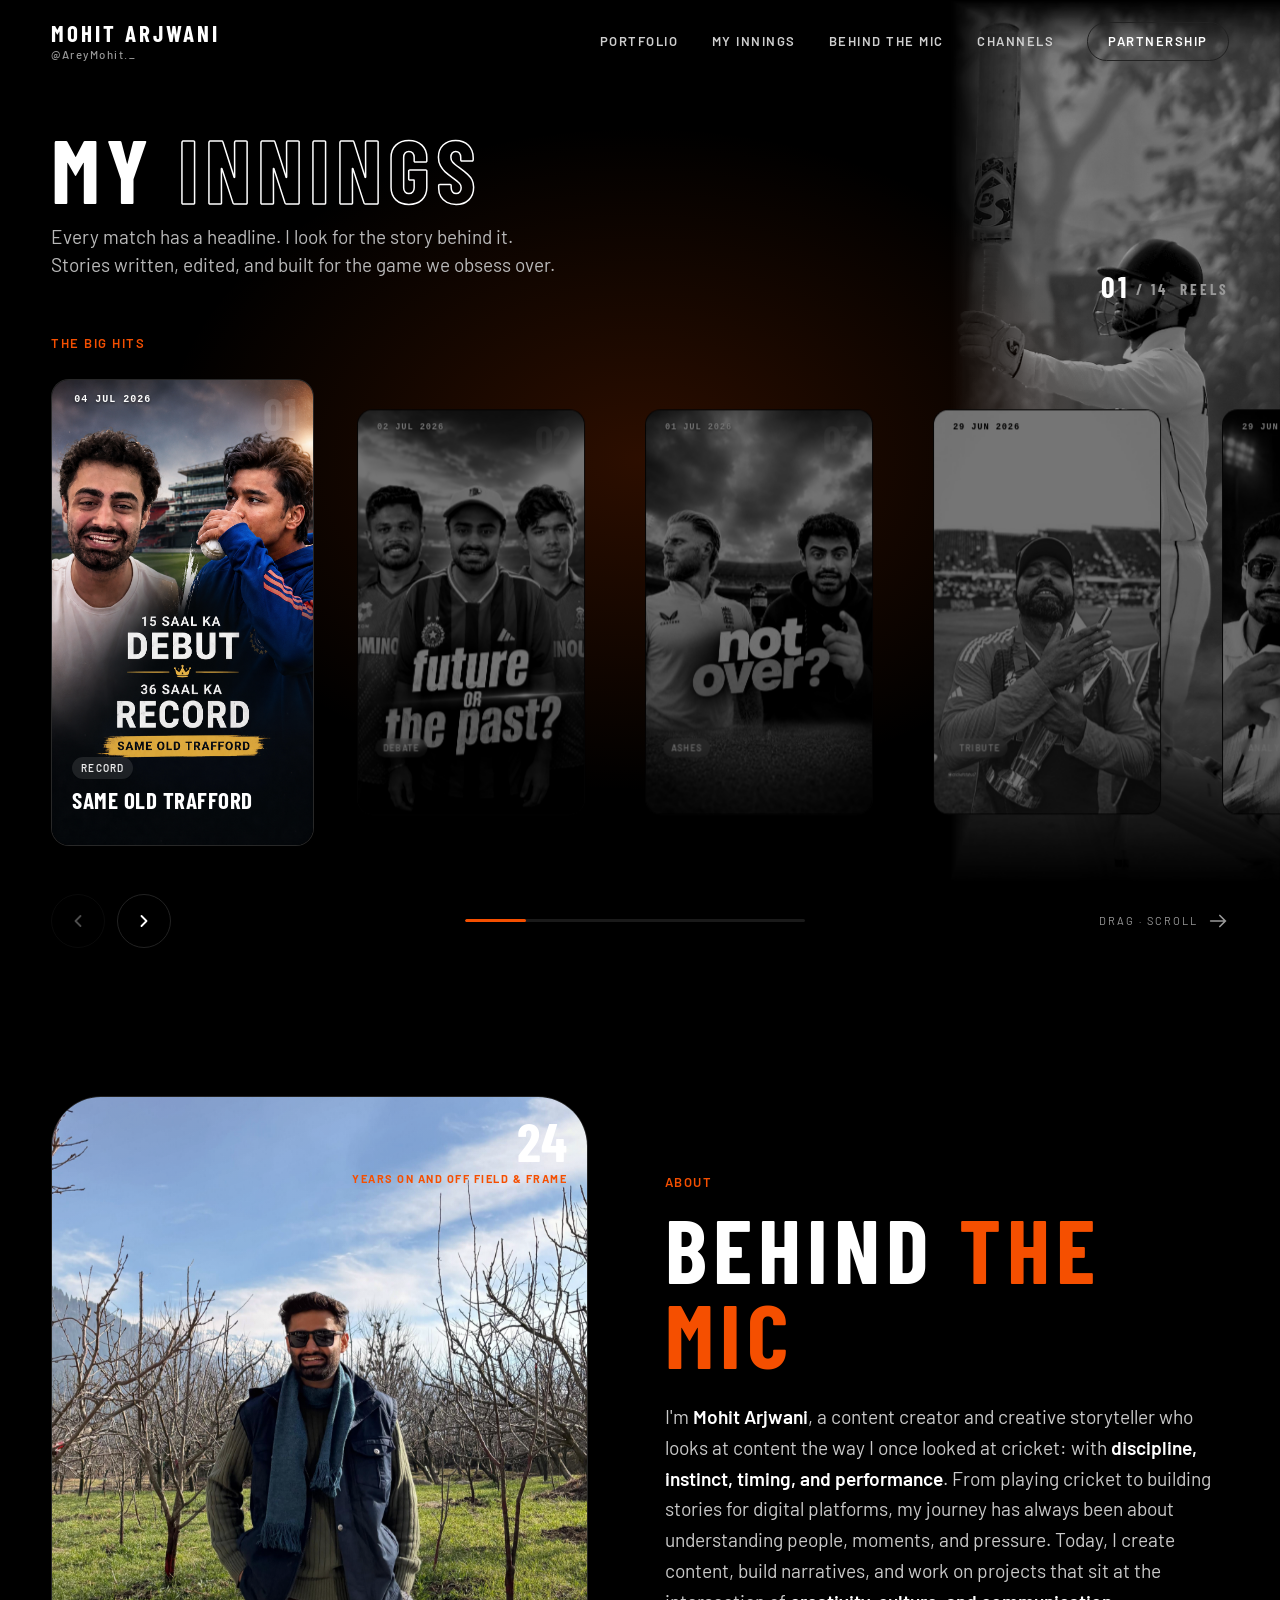
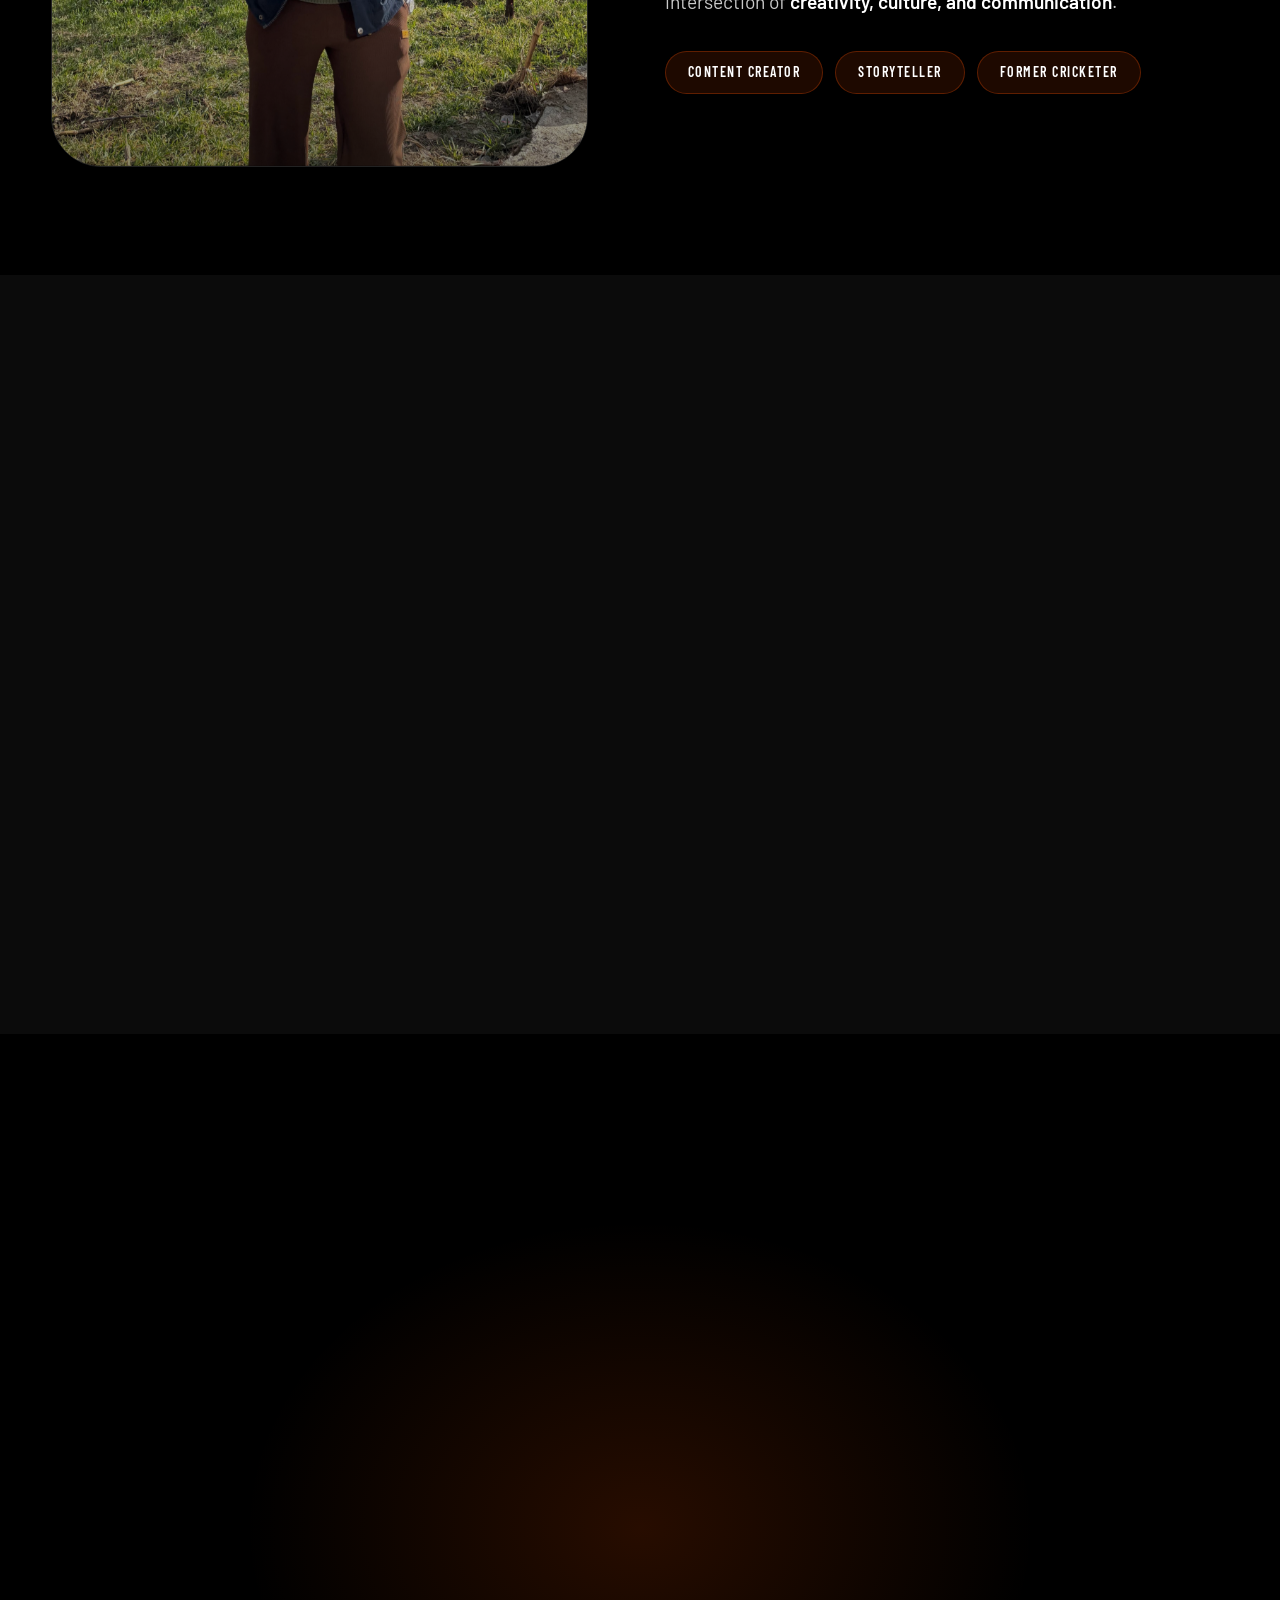
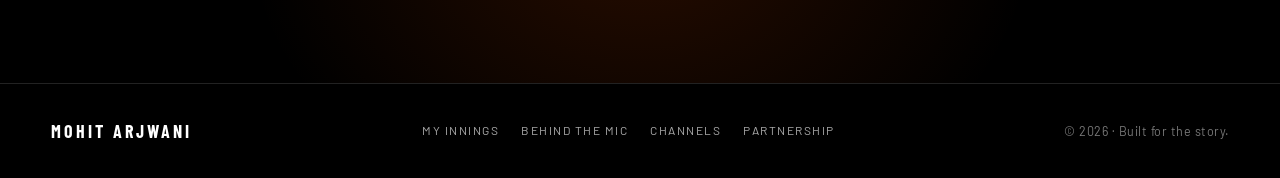
<file: areymohit/index.html>
<!DOCTYPE html>
<html lang="en">
<head>
<meta charset="UTF-8">
<meta name="viewport" content="width=device-width, initial-scale=1.0">
<title>Mohit Arjwani — Creator · Storyteller</title>
<link rel="preconnect" href="https://fonts.googleapis.com">
<link rel="preconnect" href="https://fonts.gstatic.com" crossorigin>
<link href="https://fonts.googleapis.com/css2?family=Barlow:ital,wght@0,400;0,500;0,600;0,700;1,500&family=Barlow+Condensed:wght@400;500;600;700&display=swap" rel="stylesheet">
<style>
/* ============================================================
   DESIGN TOKENS — CR7-Inspired Design System
   ============================================================ */
:root{
  --palette-black:#000000; --palette-near-black:#0b0b0b; --palette-dark-1:#151515;
  --palette-orange:#f54f00; --palette-orange-bright:#ff671f; --palette-white:#fff; --palette-gray:#999;

  --color-primary:#f54f00; --color-primary-hover:#ff671f; --color-secondary:#ff671f;
  --color-bg:#000; --color-bg-secondary:#0b0b0b; --color-surface-raised:#151515;
  --color-text:#fff; --color-text-secondary:#999; --color-text-on-accent:#fff;
  --color-border:#0b0b0b; --color-border-strong:#222; --color-focus-ring:#f54f00;

  --font-heading:'Barlow Condensed','proxima-nova-condensed','Oswald',sans-serif;
  --font-body:'Barlow','proxima-nova',system-ui,sans-serif;

  --radius-sm:8px; --radius-md:16px; --radius-card:30px; --radius-lg:50px; --radius-pill:999px;
  --shadow-accent:0 8px 30px rgba(245,79,0,.35);

  --tracking-display:6px; --tracking-heading:2px; --tracking-label:1.5px;
}

*{box-sizing:border-box;margin:0;padding:0}
html{scroll-behavior:smooth}
body{
  background:var(--color-bg); color:var(--color-text);
  font-family:var(--font-body); font-size:16px; line-height:1.45;
  -webkit-font-smoothing:antialiased; overflow-x:hidden;
}
a{color:inherit;text-decoration:none}
::selection{background:var(--color-primary);color:#fff}

/* scrollbar */
body::-webkit-scrollbar{width:10px}
body::-webkit-scrollbar-track{background:#000}
body::-webkit-scrollbar-thumb{background:#1c1c1c;border-radius:99px}
body::-webkit-scrollbar-thumb:hover{background:#2a2a2a}

.eyebrow{
  font-family:var(--font-body); font-weight:600; font-size:13px;
  text-transform:uppercase; letter-spacing:var(--tracking-label);
  color:var(--color-primary);
}
.section-label{
  font-family:var(--font-heading); font-weight:700; text-transform:uppercase;
  letter-spacing:var(--tracking-display); line-height:.95;
  font-size:clamp(44px,7vw,104px);
}
.muted{color:var(--color-text-secondary)}

/* ============================================================
   NAV
   ============================================================ */
.nav{
  position:fixed; top:0; left:0; right:0; z-index:100;
  display:flex; align-items:center; justify-content:space-between;
  padding:22px clamp(20px,4vw,56px);
  transition:background .3s ease, backdrop-filter .3s ease, padding .3s ease, border-color .3s ease;
  border-bottom:1px solid transparent;
}
.nav.scrolled{
  background:rgba(0,0,0,.82); backdrop-filter:blur(14px);
  -webkit-backdrop-filter:blur(14px); padding-top:16px; padding-bottom:16px;
  border-bottom:1px solid var(--color-border-strong);
}
.brand{display:flex; flex-direction:column; line-height:1; gap:4px}
.brand .name{
  font-family:var(--font-heading); font-weight:700; font-size:23px;
  text-transform:uppercase; letter-spacing:3px;
}
.brand .handle{
  font-size:11.5px; letter-spacing:1.5px; color:var(--color-text-secondary);
  font-weight:500;
}
.nav-links{display:flex; align-items:center; gap:clamp(18px,2.6vw,40px)}
.nav-links a{
  font-family:var(--font-body); font-weight:600; font-size:13px;
  text-transform:uppercase; letter-spacing:var(--tracking-label);
  color:#cfcfcf; position:relative; padding:6px 0; transition:color .2s ease;
}
.nav-links a::after{
  content:""; position:absolute; left:0; bottom:0; height:2px; width:0;
  background:var(--color-primary); transition:width .25s ease;
}
.nav-links a:hover{color:#fff}
.nav-links a:hover::after{width:100%}
.nav-cta{
  font-family:var(--font-body)!important; padding:9px 20px!important;
  border:1px solid var(--color-border-strong); border-radius:var(--radius-pill);
  color:#fff!important;
}
.nav-cta::after{display:none}
.nav-cta:hover{background:var(--color-primary); border-color:var(--color-primary)}
.menu-btn{display:none; background:none; border:none; color:#fff; cursor:pointer; padding:6px}

/* ============================================================
   SECTION 1 — MY WORK / CAROUSEL
   ============================================================ */
.work{position:relative; min-height:100vh; padding-top:118px; display:flex; flex-direction:column}
.work-glow{
  position:absolute; top:8%; left:50%; transform:translateX(-50%);
  width:1100px; height:760px; pointer-events:none; z-index:0;
  background:radial-gradient(ellipse at center, rgba(245,79,0,.18), rgba(245,79,0,0) 62%);
}
.cricket-hero{
  position:absolute; top:0; right:0; z-index:1; pointer-events:none;
  height:min(98vh,1040px); width:auto; object-fit:contain; object-position:top right;
  opacity:.92; mix-blend-mode:screen;
}
.work-head{
  position:relative; z-index:2;
  display:flex; align-items:flex-end; justify-content:space-between;
  gap:32px; flex-wrap:wrap;
  padding:0 clamp(20px,4vw,56px) 22px;
}
.work-head .titlewrap{max-width:760px}
.work-head .section-label{margin:8px 0 12px}
.work-head .section-label .thin{color:var(--color-text); -webkit-text-stroke:1.5px var(--color-text); -webkit-text-fill-color:transparent}
.work-sub{font-size:clamp(15px,1.5vw,19px); color:#b9b9b9; max-width:520px; font-weight:400}
.work-title-link{display:block; text-decoration:none; color:inherit; cursor:pointer; transition:transform .3s cubic-bezier(.2,.7,.2,1)}
.work-title-link:hover{transform:translateY(-6px)}
.work-title-link:hover .work-sub{color:#dcdcdc}
.reels-head{position:relative; z-index:2; padding:0 clamp(20px,4vw,56px); margin-bottom:-6px}
.work-title-link::after{content:"View all →"; display:inline-block; margin-top:12px; font-family:var(--font-heading); font-weight:700; font-size:12px; letter-spacing:2px; text-transform:uppercase; color:var(--color-primary); opacity:0; transform:translateX(-6px); transition:opacity .25s ease, transform .25s ease}
.work-title-link:hover::after{opacity:1; transform:translateX(0)}
.work-counter{
  font-family:var(--font-heading); font-weight:700; letter-spacing:3px;
  font-size:15px; color:var(--color-text-secondary); white-space:nowrap;
}
.work-counter b{color:#fff; font-size:30px; vertical-align:-3px}

/* carousel */
.carousel{position:relative; z-index:2; flex:1; display:flex; align-items:center; min-height:60vh}
.track{
  display:flex; align-items:center; gap:26px;
  padding:30px clamp(20px,4vw,56px) 40px;
  overflow-x:auto; scroll-snap-type:x mandatory;
  width:100%; cursor:grab; scrollbar-width:none;
  -webkit-overflow-scrolling:touch;
}
.track::-webkit-scrollbar{display:none}
.track.dragging{cursor:grabbing; scroll-snap-type:none}
.track.focus-on .card:not(.is-hover){opacity:.26; filter:grayscale(1) brightness(.38)}

.card{
  position:relative; flex:0 0 auto;
  width:clamp(228px,20.5vw,292px); aspect-ratio:9/16;
  border-radius:18px; overflow:hidden;
  scroll-snap-align:center; background:#0a0a0a;
  border:1px solid rgba(255,255,255,.05);
  filter:grayscale(1) brightness(.46) contrast(1.04);
  transform:scale(.87); transform-origin:center;
  transition:transform .5s cubic-bezier(.2,.7,.2,1), filter .5s ease, opacity .35s ease, box-shadow .45s ease, border-color .3s ease;
  user-select:none;
}
.card.is-active{transform:scale(1); filter:grayscale(.12) brightness(1) contrast(1); border-color:rgba(255,255,255,.12)}
.card.is-hover{
  transform:scale(1.05); filter:grayscale(0) brightness(1.06) contrast(1); z-index:5;
  border-color:var(--color-primary); box-shadow:var(--shadow-accent);
}
/* thumb placeholder (full-bleed cinematic; swap for IG thumbnail img) */
.thumb{
  position:absolute; inset:0;
  background:
    radial-gradient(125% 75% at 50% 16%, #2a2a2a, #111 58%, #060606 100%),
    linear-gradient(180deg, rgba(0,0,0,0) 42%, rgba(0,0,0,.6) 80%, rgba(0,0,0,.96) 100%);
}
.thumb img{position:absolute; inset:0; width:100%; height:100%; object-fit:cover}
.card-index{
  position:absolute; top:10px; right:16px; z-index:3;
  font-family:var(--font-heading); font-weight:700; font-size:46px;
  color:rgba(255,255,255,.10); line-height:1; pointer-events:none;
}
/* top row: date (always) + preview indicator (hover). Colour set dynamically for contrast. */
.card-top{
  position:absolute; top:13px; left:14px; right:54px; z-index:4;
  display:flex; align-items:center; gap:8px; color:#fff;
  text-shadow:0 1px 3px rgba(0,0,0,.55);
}
.date{font-family:ui-monospace,Menlo,monospace; font-size:10px; font-weight:600; letter-spacing:1px; text-transform:uppercase; white-space:nowrap; color:inherit}
/* playing indicator (hover) */
.playing{
  display:flex; align-items:center; gap:7px;
  max-width:0; opacity:0; overflow:hidden; white-space:nowrap;
  transition:max-width .4s cubic-bezier(.2,.7,.2,1), opacity .3s ease;
}
.card.is-hover .playing{max-width:130px; opacity:1}
.playing .eq{display:flex; align-items:flex-end; gap:2px; height:13px}
.playing .eq span{width:2.5px; background:var(--color-primary); border-radius:2px; animation:eq 900ms ease-in-out infinite}
.playing .eq span:nth-child(2){animation-delay:.15s} .playing .eq span:nth-child(3){animation-delay:.3s} .playing .eq span:nth-child(4){animation-delay:.45s}
@keyframes eq{0%,100%{height:3px}50%{height:13px}}
.playing .lbl{font-family:ui-monospace,Menlo,monospace; font-size:9.5px; letter-spacing:1px; color:inherit; text-transform:uppercase}
@media (prefers-reduced-motion:reduce){.playing .eq span{animation:none;height:9px}}
/* scanning sweep on hover to imply playback */
.card.is-hover .thumb::before{
  content:""; position:absolute; inset:0;
  background:linear-gradient(180deg, rgba(245,79,0,0) 0%, rgba(245,79,0,.10) 50%, rgba(245,79,0,0) 100%);
  animation:sweep 2.4s linear infinite;
}
@keyframes sweep{0%{transform:translateY(-100%)}100%{transform:translateY(100%)}}

/* card overlay content */
.card-body{
  position:absolute; left:0; right:0; bottom:0; z-index:4;
  padding:20px 20px 22px; display:flex; flex-direction:column; gap:10px;
}
.card-meta{display:flex; align-items:center; gap:8px}
.tagpill{
  font-size:10px; font-weight:600; text-transform:uppercase; letter-spacing:1.2px;
  padding:4px 9px; border-radius:99px; background:rgba(255,255,255,.1); color:#eaeaea;
  backdrop-filter:blur(4px);
}
.card-title{
  font-family:var(--font-heading); font-weight:700; font-size:23px; line-height:1.02;
  text-transform:uppercase; letter-spacing:.5px;
  transform:translateY(8px); opacity:0; transition:transform .4s ease, opacity .4s ease;
}
.card.is-hover .card-title, .card.is-active .card-title{transform:none; opacity:1}
.card-title a{color:inherit; text-decoration:none}
.card-title a:hover{color:var(--color-primary)}
.card-reveal{
  display:flex; align-items:center; justify-content:space-between; gap:12px;
  max-height:0; opacity:0; overflow:hidden;
  transition:max-height .45s ease, opacity .35s ease, margin .35s ease;
}
.card.is-hover .card-reveal{max-height:60px; opacity:1; margin-top:2px}
.view-reel{
  display:inline-flex; align-items:center; gap:7px;
  font-weight:600; font-size:13px; text-transform:uppercase; letter-spacing:1px;
  color:#fff;
}
.view-reel svg{transition:transform .25s ease}
.card.is-hover .view-reel svg{transform:translateX(3px)}
.platforms{display:flex; gap:8px}
.plat{
  width:34px; height:34px; border-radius:50%;
  display:grid; place-items:center; background:rgba(255,255,255,.08);
  border:1px solid rgba(255,255,255,.14); color:#fff;
  transition:background .2s ease, transform .2s ease, border-color .2s ease;
}
.plat:hover{background:var(--color-primary); border-color:var(--color-primary); transform:translateY(-2px)}
.plat svg{width:17px; height:17px}

/* arrows + progress */
.carousel-foot{
  position:relative; z-index:2;
  display:flex; align-items:center; justify-content:space-between; gap:24px;
  padding:6px clamp(20px,4vw,56px) 40px;
}
.arrows{display:flex; gap:12px}
.arrow{
  width:54px; height:54px; border-radius:50%;
  border:1px solid var(--color-border-strong); background:transparent; color:#fff;
  display:grid; place-items:center; cursor:pointer;
  transition:background .2s ease, border-color .2s ease, transform .15s ease;
}
.arrow:hover{background:var(--color-primary); border-color:var(--color-primary)}
.arrow:active{transform:scale(.95)}
.arrow:disabled{opacity:.3; cursor:default}
.arrow:disabled:hover{background:transparent; border-color:var(--color-border-strong)}
.progress{flex:1; max-width:340px; height:3px; background:#1a1a1a; border-radius:99px; overflow:hidden}
.progress .bar{height:100%; width:18%; background:var(--color-primary); border-radius:99px; transition:width .2s ease, transform .2s ease}
.scroll-hint{
  display:flex; align-items:center; gap:9px; font-size:11px; letter-spacing:2px;
  text-transform:uppercase; color:var(--color-text-secondary);
}

/* ============================================================
   SECTION 2 — WHO AM I
   ============================================================ */
.about{position:relative; padding:clamp(90px,12vh,150px) clamp(20px,4vw,56px); background:var(--color-bg)}
.about-inner{
  max-width:1240px; margin:0 auto;
  display:grid; grid-template-columns:1fr 1.05fr; gap:clamp(40px,6vw,90px); align-items:center;
}
.about-photo{
  position:relative; aspect-ratio:4/5; border-radius:var(--radius-lg); overflow:hidden;
  border:1px solid var(--color-border-strong); background:#0c0c0c;
}
.about-photo img{position:absolute; inset:0; width:100%; height:100%; object-fit:cover; object-position:50% 28%; transition:opacity .35s ease}
.about-photo::after{content:""; position:absolute; inset:0; pointer-events:none;
  background:linear-gradient(160deg, rgba(245,79,0,.12), rgba(0,0,0,0) 48%), linear-gradient(0deg, rgba(0,0,0,.45), rgba(0,0,0,0) 42%)}
.about-photo .badge-yrs{
  position:absolute; top:20px; right:20px; text-align:right; z-index:2;
}
.about-photo .badge-yrs b{display:block; font-family:var(--font-heading); font-weight:700; font-size:54px; line-height:.9; color:#fff}
.about-photo .badge-yrs span{font-size:11px; letter-spacing:1.5px; text-transform:uppercase; color:var(--color-primary); font-weight:700}
.about-copy .section-label{margin:14px 0 26px}
.about-copy p{font-size:clamp(16px,1.5vw,19.5px); line-height:1.6; color:#c9c9c9; max-width:560px; text-wrap:pretty}
.about-copy p .hl{color:#fff; font-weight:600}
.tags{display:flex; flex-wrap:wrap; gap:12px; margin-top:34px}
.tag{
  font-family:var(--font-heading); font-weight:600; text-transform:uppercase; letter-spacing:1.5px;
  font-size:14px; padding:10px 22px; border-radius:var(--radius-pill); cursor:pointer;
  background:rgba(245,79,0,.12); border:1px solid rgba(245,79,0,.30); color:#fff;
  transition:transform .2s ease, background .2s ease, border-color .2s ease, box-shadow .2s ease, color .2s ease;
}
.tag:hover,.tag.active{background:var(--color-primary); border-color:var(--color-primary); color:#fff; transform:translateY(-3px) scale(1.04); box-shadow:var(--shadow-accent)}
.tag.active{animation:tagSlide .5s cubic-bezier(.16,.84,.36,1) both}
@keyframes tagSlide{from{opacity:.15; transform:translateY(-3px) scale(1.04) translateX(-18px)} to{opacity:1; transform:translateY(-3px) scale(1.04) translateX(0)}}
.about-photo img{will-change:transform,opacity}

/* ============================================================
   SECTION 3 — SOCIALS
   ============================================================ */
.socials{padding:clamp(80px,11vh,140px) clamp(20px,4vw,56px); background:var(--color-bg-secondary); position:relative}
.socials-head{max-width:1240px; margin:0 auto 54px; text-align:center}
.socials-head .section-label{margin:10px 0 14px}
.socials-head p{color:#b3b3b3; font-size:clamp(15px,1.5vw,18px)}
.social-grid{
  max-width:1240px; margin:0 auto;
  display:grid; grid-template-columns:repeat(3,1fr); gap:24px;
}
.social-card{
  position:relative; padding:38px 32px 32px; border-radius:var(--radius-card);
  background:var(--color-bg); border:1px solid var(--color-border-strong);
  display:flex; flex-direction:column; align-items:center; text-align:center; gap:6px;
  overflow:hidden; transition:transform .3s ease, border-color .3s ease, box-shadow .3s ease;
}
.social-card::before{
  content:""; position:absolute; top:-40%; left:50%; transform:translateX(-50%);
  width:280px; height:240px; opacity:0; transition:opacity .35s ease;
  background:radial-gradient(ellipse at center, rgba(245,79,0,.22), rgba(245,79,0,0) 65%);
  pointer-events:none;
}
.social-card:hover{transform:translateY(-6px); border-color:var(--color-primary); box-shadow:var(--shadow-accent)}
.social-card:hover::before{opacity:1}
.social-avatar{
  position:relative; width:96px; height:96px; border-radius:50%; margin-bottom:14px;
  border:2px solid var(--color-border-strong); overflow:hidden;
  background:repeating-linear-gradient(125deg,#191919 0 12px,#131313 12px 24px);
  transition:border-color .3s ease;
}
.social-card:hover .social-avatar{border-color:var(--color-primary)}
.social-avatar img{position:absolute; inset:0; width:100%; height:100%; object-fit:cover}
.social-plat-badge{
  position:absolute; right:-2px; bottom:-2px; width:34px; height:34px; border-radius:50%;
  display:grid; place-items:center; background:var(--color-bg); border:2px solid var(--color-bg);
}
.social-plat-badge svg{width:20px;height:20px}
.social-platform{font-family:var(--font-heading); font-weight:700; text-transform:uppercase; letter-spacing:2px; font-size:14px; color:var(--color-text-secondary)}
.social-user{font-family:var(--font-heading); font-weight:700; font-size:27px; letter-spacing:.5px}
.social-desc{font-size:13.5px; color:#9a9a9a; margin-top:2px}
.social-follow{
  margin-top:20px; display:inline-flex; align-items:center; gap:8px;
  font-weight:600; font-size:12.5px; text-transform:uppercase; letter-spacing:1.2px;
  padding:11px 22px; border-radius:var(--radius-pill);
  border:1px solid var(--color-border-strong); color:#fff;
  transition:background .2s ease, border-color .2s ease, gap .2s ease;
}
.social-card:hover .social-follow{background:var(--color-primary); border-color:var(--color-primary); gap:11px}

/* ============================================================
   SECTION 4 — CONTACT
   ============================================================ */
.contact{position:relative; padding:clamp(96px,13vh,170px) clamp(20px,4vw,56px); overflow:hidden; text-align:center}
.contact-glow{
  position:absolute; bottom:-30%; left:50%; transform:translateX(-50%);
  width:900px; height:700px; pointer-events:none;
  background:radial-gradient(ellipse at center, rgba(245,79,0,.16), rgba(245,79,0,0) 62%);
}
.contact-inner{position:relative; z-index:2; max-width:920px; margin:0 auto}
.contact .section-label{font-size:clamp(52px,9vw,140px); margin:12px 0 22px}
.contact p.lead{font-size:clamp(17px,2vw,23px); color:#cfcfcf; max-width:560px; margin:0 auto 18px; text-wrap:pretty}
.contact-details{
  display:flex; gap:14px 40px; justify-content:center; flex-wrap:wrap; margin:30px 0 42px;
}
.contact-details a{display:flex; flex-direction:column; gap:3px}
.contact-details .k{font-size:11px; letter-spacing:2px; text-transform:uppercase; color:var(--color-primary); font-weight:600}
.contact-details .v{font-family:var(--font-heading); font-weight:600; font-size:24px; letter-spacing:.5px; transition:color .2s}
.contact-details a:hover .v{color:var(--color-primary)}
.contact-ctas{display:flex; gap:16px; justify-content:center; flex-wrap:wrap}
.btn{
  display:inline-flex; align-items:center; gap:10px; cursor:pointer;
  font-family:var(--font-body); font-weight:600; font-size:15px;
  text-transform:uppercase; letter-spacing:var(--tracking-label);
  padding:16px 30px; border-radius:var(--radius-pill); border:1px solid transparent;
  transition:transform .15s ease, background .2s ease, border-color .2s ease, box-shadow .2s ease, color .2s ease;
}
.btn:active{transform:scale(.97)}
.btn-contact{background:rgba(245,79,0,.12); color:#fff; border-color:rgba(245,79,0,.30)}
.btn-contact svg{color:var(--color-primary); transition:color .2s ease}
.btn-contact:hover{background:var(--color-primary); border-color:var(--color-primary); box-shadow:var(--shadow-accent); transform:translateY(-3px) scale(1.03)}
.btn-contact:hover svg{color:#fff}
.btn svg{width:19px; height:19px}

/* ============================================================
   FOOTER
   ============================================================ */
.footer{
  border-top:1px solid var(--color-border-strong); background:#000;
  padding:34px clamp(20px,4vw,56px);
  display:flex; align-items:center; justify-content:space-between; gap:20px; flex-wrap:wrap;
}
.footer .fbrand{font-family:var(--font-heading); font-weight:700; letter-spacing:3px; text-transform:uppercase; font-size:18px}
.footer .fcopy{font-size:12.5px; color:#777; letter-spacing:.5px}
.footer .flinks{display:flex; gap:22px}
.footer .flinks a{font-size:12px; text-transform:uppercase; letter-spacing:1.5px; color:#aaa; transition:color .2s}
.footer .flinks a:hover{color:var(--color-primary)}

/* ============================================================
   REVEAL ON SCROLL
   ============================================================ */
/* Visible by default (failsafe for paused/backgrounded/print contexts).
   Hidden start + entrance only when body.anim is set AND motion is allowed. */
.reveal{opacity:1; transform:none}
body.anim .reveal{opacity:0; transform:translateY(26px); transition:opacity .8s cubic-bezier(.2,.7,.2,1), transform .8s cubic-bezier(.2,.7,.2,1)}
body.anim .reveal.in{opacity:1; transform:none}
@media (prefers-reduced-motion:reduce){body.anim .reveal{opacity:1; transform:none}}

/* ============================================================
   RESPONSIVE
   ============================================================ */
@media (max-width:900px){
  .about-inner{grid-template-columns:1fr; gap:40px}
  .about-photo{max-width:420px}
  .social-grid{grid-template-columns:1fr; max-width:440px}
  .cricket-hero{opacity:.4; height:62vh}
  .nav-links{position:fixed; inset:0 0 0 auto; width:min(78vw,320px);
    flex-direction:column; align-items:flex-start; justify-content:center; gap:8px;
    background:rgba(8,8,8,.97); backdrop-filter:blur(16px); padding:0 32px;
    transform:translateX(100%); transition:transform .35s cubic-bezier(.2,.7,.2,1);
    border-left:1px solid var(--color-border-strong);}
  .nav-links.open{transform:none}
  .nav-links a{font-size:18px; padding:12px 0}
  .nav-cta{margin-top:10px}
  .menu-btn{display:grid; place-items:center; z-index:120}
}
@media (max-width:560px){
  .card{width:78vw}
  .work-head{align-items:flex-start; flex-direction:column}
  .contact-details{gap:20px}
}
</style>
</head>
<body>

<!-- ============ NAV ============ -->
<nav class="nav" id="nav">
  <a href="#work" class="brand" aria-label="Mohit Arjwani home">
    <span class="name">Mohit Arjwani</span>
    <span class="handle">@AreyMohit._</span>
  </a>
  <button class="menu-btn" id="menuBtn" aria-label="Toggle menu">
    <svg width="26" height="26" viewBox="0 0 24 24" fill="none" stroke="currentColor" stroke-width="2" stroke-linecap="round"><path d="M3 6h18M3 12h18M3 18h18"/></svg>
  </button>
  <div class="nav-links" id="navLinks">
    <a href="/">Portfolio</a>
    <a href="/areymohit/myinnings">My Innings</a>
    <a href="#about">Behind The Mic</a>
    <a href="#socials">Channels</a>
    <a href="#contact" class="nav-cta">Partnership</a>
  </div>
</nav>

<!-- ============ SECTION 1 — MY WORK ============ -->
<header class="work" id="work" data-screen-label="My Innings">
  <div class="work-glow"></div>
  <img class="cricket-hero" src="/areymohit/images/cricket-hero.png" alt="Mohit Arjwani raising his bat">

  <div class="work-head reveal">
    <div class="titlewrap">
      <a class="work-title-link" href="/areymohit/myinnings">
        <h1 class="section-label">My <span class="thin">Innings</span></h1>
        <p class="work-sub">Every match has a headline. I look for the story behind it. Stories written, edited, and built for the game we obsess over.</p>
      </a>
    </div>
    <div class="work-counter"><b id="cIndex">01</b> / <span id="cTotal">11</span> &nbsp;REELS</div>
  </div>

  <div class="reels-head reveal"><span class="eyebrow">The Big Hits</span></div>
  <div class="carousel">
    <div class="track" id="track"><!-- cards injected --></div>
  </div>

  <div class="carousel-foot reveal">
    <div class="arrows">
      <button class="arrow" id="prev" aria-label="Previous"><svg width="20" height="20" viewBox="0 0 24 24" fill="none" stroke="currentColor" stroke-width="2.2" stroke-linecap="round" stroke-linejoin="round"><path d="M15 18l-6-6 6-6"/></svg></button>
      <button class="arrow" id="next" aria-label="Next"><svg width="20" height="20" viewBox="0 0 24 24" fill="none" stroke="currentColor" stroke-width="2.2" stroke-linecap="round" stroke-linejoin="round"><path d="M9 18l6-6-6-6"/></svg></button>
    </div>
    <div class="progress"><div class="bar" id="progressBar"></div></div>
    <div class="scroll-hint">
      <span>Drag · Scroll</span>
      <svg width="22" height="22" viewBox="0 0 24 24" fill="none" stroke="currentColor" stroke-width="1.8" stroke-linecap="round"><path d="M4 12h16M14 6l6 6-6 6"/></svg>
    </div>
  </div>
</header>

<!-- ============ SECTION 2 — WHO AM I ============ -->
<section class="about" id="about" data-screen-label="Behind The Mic">
  <div class="about-inner">
    <div class="about-photo reveal">
      <img src="/areymohit/images/about-mohit.jpg" alt="Mohit Arjwani">
      <div class="badge-yrs"><b>24</b><span>Years on and off field &amp; frame</span></div>
    </div>
    <div class="about-copy reveal">
      <span class="eyebrow">About</span>
      <h2 class="section-label">Behind <span style="color:var(--color-primary)">The Mic</span></h2>
      <p>I'm <span class="hl">Mohit Arjwani</span>, a content creator and creative storyteller who looks at content the way I once looked at cricket: with <span class="hl">discipline, instinct, timing, and performance</span>. From playing cricket to building stories for digital platforms, my journey has always been about understanding people, moments, and pressure. Today, I create content, build narratives, and work on projects that sit at the intersection of <span class="hl">creativity, culture, and communication</span>.</p>
      <div class="tags">
        <span class="tag" data-img="/areymohit/images/about-creator.png">Content Creator</span>
        <span class="tag" data-img="/areymohit/images/about-scuba.jpg">Storyteller</span>
        <span class="tag" data-img="/areymohit/images/about-cricket.jpg">Former Cricketer</span>
      </div>
    </div>
  </div>
</section>

<!-- ============ SECTION 3 — SOCIALS ============ -->
<section class="socials" id="socials" data-screen-label="Channels">
  <div class="socials-head reveal">
    <span class="eyebrow">Connect with me on different</span>
    <h2 class="section-label">Channels</h2>
    <p>Find me where the stories go live.</p>
  </div>
  <div class="social-grid" id="socialGrid"><!-- injected --></div>
</section>

<!-- ============ SECTION 4 — CONTACT ============ -->
<section class="contact" id="contact" data-screen-label="Partnership">
  <div class="contact-glow"></div>
  <div class="contact-inner reveal">
    <span class="eyebrow">Let's build a</span>
    <h2 class="section-label">Partnership</h2>
    <p class="lead">Want to collaborate, create, or just talk content? Reach out.</p>
    <div class="contact-details">
      <a href="mailto:marjwani@gmail.com"><span class="k">Email</span><span class="v">marjwani@gmail.com</span></a>
      <a href="tel:8989439880"><span class="k">Mobile</span><span class="v">+91 89894 39880</span></a>
    </div>
    <div class="contact-ctas">
      <a class="btn btn-contact" href="mailto:marjwani@gmail.com">
        <svg viewBox="0 0 24 24" fill="none" stroke="currentColor" stroke-width="2" stroke-linecap="round" stroke-linejoin="round"><rect x="3" y="5" width="18" height="14" rx="2"/><path d="m3 7 9 6 9-6"/></svg>
        EMAIL
      </a>
      <a class="btn btn-contact" href="tel:+918989439880">
        <svg viewBox="0 0 24 24" fill="none" stroke="currentColor" stroke-width="2" stroke-linecap="round" stroke-linejoin="round"><path d="M22 16.92v3a2 2 0 0 1-2.18 2 19.79 19.79 0 0 1-8.63-3.07 19.5 19.5 0 0 1-6-6 19.79 19.79 0 0 1-3.07-8.67A2 2 0 0 1 4.11 2h3a2 2 0 0 1 2 1.72c.13.96.36 1.9.7 2.81a2 2 0 0 1-.45 2.11L8.09 9.91a16 16 0 0 0 6 6l1.27-1.27a2 2 0 0 1 2.11-.45c.91.34 1.85.57 2.81.7A2 2 0 0 1 22 16.92z"/></svg>
        CALL
      </a>
      <a class="btn btn-contact" href="https://wa.me/918989439880" target="_blank" rel="noopener">
        <svg viewBox="0 0 24 24" fill="currentColor"><path d="M17.47 14.38c-.3-.15-1.74-.86-2-.96-.27-.1-.47-.15-.66.15-.2.3-.76.95-.93 1.15-.17.2-.34.22-.64.07-.3-.15-1.25-.46-2.38-1.47-.88-.78-1.47-1.75-1.64-2.05-.17-.3-.02-.46.13-.6.13-.13.3-.34.45-.52.15-.17.2-.3.3-.5.1-.2.05-.37-.02-.52-.08-.15-.66-1.6-.9-2.18-.24-.57-.48-.5-.66-.5h-.57c-.2 0-.52.07-.8.37-.27.3-1.04 1.02-1.04 2.48 0 1.46 1.07 2.88 1.22 3.08.15.2 2.1 3.2 5.08 4.49.71.3 1.26.49 1.7.63.71.22 1.36.2 1.87.12.57-.08 1.74-.71 1.99-1.4.24-.69.24-1.28.17-1.4-.07-.13-.27-.2-.57-.35zM12.04 21.5h-.01a9.4 9.4 0 0 1-4.79-1.31l-.34-.2-3.56.93.95-3.47-.22-.36a9.38 9.38 0 0 1-1.44-5.02c0-5.18 4.22-9.4 9.41-9.4 2.51 0 4.87.98 6.65 2.76a9.34 9.34 0 0 1 2.75 6.65c0 5.18-4.22 9.4-9.4 9.4zm8-17.4A11.32 11.32 0 0 0 12.04.86C5.81.86.74 5.93.74 12.16c0 1.99.52 3.93 1.5 5.64L.65 23.65l6-1.57a11.28 11.28 0 0 0 5.39 1.37h.01c6.23 0 11.3-5.07 11.3-11.3 0-3.02-1.18-5.86-3.31-7.99z"/></svg>
        WHATSAPP
      </a>
    </div>
  </div>
</section>

<!-- ============ FOOTER ============ -->
<footer class="footer">
  <span class="fbrand">Mohit Arjwani</span>
  <div class="flinks">
    <a href="/areymohit/myinnings">My Innings</a>
    <a href="#about">Behind The Mic</a>
    <a href="#socials">Channels</a>
    <a href="#contact">Partnership</a>
  </div>
  <span class="fcopy">© 2026 · Built for the story.</span>
</footer>

<script>
/* ---------- platform icons ---------- */
const IG = '<svg viewBox="0 0 24 24" fill="none" stroke="currentColor" stroke-width="2" stroke-linecap="round" stroke-linejoin="round"><rect x="2" y="2" width="20" height="20" rx="5.5"/><circle cx="12" cy="12" r="4.2"/><circle cx="17.5" cy="6.5" r="1.2" fill="currentColor" stroke="none"/></svg>';
const YT = '<svg viewBox="0 0 24 24" fill="currentColor"><path d="M22.54 6.42a2.78 2.78 0 0 0-1.95-2C18.88 4 12 4 12 4s-6.88 0-8.59.46a2.78 2.78 0 0 0-1.95 2A29 29 0 0 0 1 11.75a29 29 0 0 0 .46 5.33A2.78 2.78 0 0 0 3.41 19c1.71.46 8.59.46 8.59.46s6.88 0 8.59-.46a2.78 2.78 0 0 0 1.95-2 29 29 0 0 0 .46-5.25 29 29 0 0 0-.46-5.33zM9.75 15.02V8.48l5.75 3.27z"/></svg>';

/* ---------- reels data (newest first / leftmost). All 2026. Add real IG/YT links to ig/yt. ---------- */
const reels = [
  { cat:'Record',   title:'Same Old Trafford',  date:'04 Jul 2026', img:'/areymohit/images/reel-14.png', ig:'https://www.instagram.com/p/DaX-f7qs-u1/', yt:'https://www.youtube.com/shorts/UnYHojlqKC8' },
  { cat:'Debate',   title:'Future Or Past?',    date:'02 Jul 2026', img:'/areymohit/images/reel-13.png', ig:'https://www.instagram.com/p/DaSzueTg0pl/', yt:'https://www.youtube.com/shorts/ks79c_NDgnY' },
  { cat:'Ashes',    title:'Not Over?',          date:'01 Jul 2026', img:'/areymohit/images/reel-12.png', ig:'https://www.instagram.com/p/DaQL0tFypE8/', yt:'https://youtube.com/shorts/B3YwUTC81rE' },
  { cat:'Tribute',  title:'End Of An Era',      date:'29 Jun 2026', img:'/areymohit/images/reel-11.jpg', ig:'https://www.instagram.com/p/DaLE7frsQoW/', yt:'https://www.youtube.com/shorts/ZV6T-gWxaF4' },
  { cat:'Analysis', title:"India's Heartbreak",  date:'29 Jun 2026', img:'/areymohit/images/reel-10.jpg', ig:'https://www.instagram.com/p/DaKLEZlMB9S/', yt:'https://www.youtube.com/shorts/JO_KtxgF89k' },
  { cat:'News',     title:'Ben Stokes Retires',  date:'28 Jun 2026', img:'/areymohit/images/reel-9.jpg',  ig:'https://www.instagram.com/p/DaIrKKFAlkN/', yt:'https://www.youtube.com/shorts/XOe5ZRWvPyQ' },
  { cat:'Tribute',  title:'Thank You, Hitman',   date:'23 Jun 2026', img:'/areymohit/images/reel-8.jpg',  ig:'https://www.instagram.com/p/DZ79aQIMz-o/', yt:'https://www.youtube.com/shorts/vOQQFkzzfN8' },
  { cat:'Debate',   title:"They're Back",        date:'23 Jun 2026', img:'/areymohit/images/reel-7.jpg',  ig:'https://www.instagram.com/p/DZ7MK8lMctn/', yt:'https://www.youtube.com/shorts/D2hcqczmcpY' },
  { cat:'Opinion',  title:'Justice For KL',      date:'22 Jun 2026', img:'/areymohit/images/reel-6.jpg',  ig:'https://www.instagram.com/p/DZ6jxbEMPt0/', yt:'https://www.youtube.com/shorts/IqsQPEZib3A' },
  { cat:'Hot Take', title:'Drop Vaibhav Now',    date:'21 Jun 2026', img:'/areymohit/images/reel-5.jpg',  ig:'https://www.instagram.com/p/DZ2Ohj8sYGN/', yt:'https://www.youtube.com/shorts/Oq-ZqcfSGtc' },
  { cat:'Reaction', title:'Leave Them Alone',    date:'20 Jun 2026', img:'/areymohit/images/reel-4.jpg',  ig:'https://www.instagram.com/p/DZ0GAbQM09B/', yt:'https://www.youtube.com/shorts/2s0mM-yKEXE' },
  { cat:'News',     title:'IPL Trade News',      date:'20 Jun 2026', img:'/areymohit/images/reel-3.jpg',  ig:'https://www.instagram.com/p/DZyyvVssPcF/', yt:'https://www.youtube.com/shorts/T0Z5ShSrjcE' },
  { cat:'Debate',   title:'Is Stokes Over?',     date:'19 Jun 2026', img:'/areymohit/images/reel-2.jpg',  ig:'https://www.instagram.com/p/DZxKs2XshhE/', yt:'https://www.youtube.com/shorts/EXzw1Uma0fM' },
  { cat:'Story',    title:'Failed Cricketer',    date:'18 Jun 2026', img:'/areymohit/images/reel-1.jpg',  ig:'https://www.instagram.com/p/DZurkVyNCEM/', yt:'https://www.youtube.com/shorts/7p1YyBbMzLA' },
];

const track = document.getElementById('track');
/* resolve image paths to inlined blob URLs when running as a bundled standalone file */
function res(path){
  if(window.__resources && path){
    const m=path.match(/images\/(.+)\.(?:jpg|png)/);
    if(m){ const id=m[1].replace(/-/g,''); if(window.__resources[id]) return window.__resources[id]; }
  }
  return path;
}
track.innerHTML = reels.map((r,i)=>`
  <article class="card" data-i="${i}">
    <div class="thumb"><img src="${res(r.img)}" alt="${r.title}" loading="lazy"></div>
    <span class="card-index">${String(i+1).padStart(2,'0')}</span>
    <div class="card-top">
      <span class="playing"><span class="eq"><span></span><span></span><span></span><span></span></span><span class="lbl">Preview</span></span>
      <span class="date">${r.date}</span>
    </div>
    <div class="card-body">
      <div class="card-meta"><span class="tagpill">${r.cat}</span></div>
      <h3 class="card-title"><a href="${r.ig}" target="_blank" rel="noopener">${r.title}</a></h3>
      <div class="card-reveal">
        <a class="view-reel" href="${r.ig}" target="_blank" rel="noopener">View Reel
          <svg width="15" height="15" viewBox="0 0 24 24" fill="none" stroke="currentColor" stroke-width="2.2" stroke-linecap="round" stroke-linejoin="round"><path d="M5 12h14M13 6l6 6-6 6"/></svg>
        </a>
        <div class="platforms">
          <a class="plat" href="${r.ig}" target="_blank" rel="noopener" aria-label="Instagram" title="Open on Instagram">${IG}</a>
          <a class="plat" href="${r.yt}" target="_blank" rel="noopener" aria-label="YouTube" title="Open on YouTube">${YT}</a>
        </div>
      </div>
    </div>
  </article>`).join('');

document.getElementById('cTotal').textContent = String(reels.length).padStart(2,'0');
const cards = [...track.querySelectorAll('.card')];

/* hover focus: dim others + sequence follows the cursor */
cards.forEach((card,i)=>{
  const img=card.querySelector('.thumb img');
  const apply=()=>setContrast(card,img);
  if(img.complete && img.naturalWidth) apply(); else img.addEventListener('load',apply);
  card.addEventListener('mouseenter',()=>{
    track.classList.add('focus-on'); card.classList.add('is-hover');
    document.getElementById('cIndex').textContent=String(i+1).padStart(2,'0');
  });
  card.addEventListener('mouseleave',()=>{
    track.classList.remove('focus-on'); card.classList.remove('is-hover');
    updateActive();
  });
});
/* set the top-row text colour to contrast the thumbnail's top-left region */
function setContrast(card,img){
  try{
    const cv=document.createElement('canvas'); cv.width=32; cv.height=20;
    const cx=cv.getContext('2d');
    cx.drawImage(img, 0,0, Math.max(1,img.naturalWidth*0.62), Math.max(1,img.naturalHeight*0.15), 0,0,32,20);
    const d=cx.getImageData(0,0,32,20).data; let s=0,n=0;
    for(let p=0;p<d.length;p+=4){ s+=0.299*d[p]+0.587*d[p+1]+0.114*d[p+2]; n++; }
    const top=card.querySelector('.card-top');
    if(s/n>148){ top.style.color='#0b0b0b'; top.style.textShadow='0 1px 2px rgba(255,255,255,.55)'; }
    else { top.style.color='#ffffff'; top.style.textShadow='0 1px 3px rgba(0,0,0,.6)'; }
  }catch(e){}
}

/* active card + counter, driven by scroll position so it reaches 01 and the last reel */
const cIndex = document.getElementById('cIndex');
const bar = document.getElementById('progressBar');
function updateActive(){
  const max=track.scrollWidth-track.clientWidth;
  const step=cardStep();
  let idx=Math.round(track.scrollLeft/step);
  if(track.scrollLeft>=max-2) idx=cards.length-1;
  idx=Math.max(0,Math.min(cards.length-1,idx));
  cards.forEach((c,i)=>c.classList.toggle('is-active',i===idx));
  cIndex.textContent=String(idx+1).padStart(2,'0');
  const p=max>0?track.scrollLeft/max:0;
  bar.style.transform = `translateX(${p* (bar.parentElement.clientWidth - bar.clientWidth)}px)`;
  document.getElementById('prev').disabled = track.scrollLeft<=2;
  document.getElementById('next').disabled = track.scrollLeft>=max-2;
}
track.addEventListener('scroll',()=>requestAnimationFrame(updateActive),{passive:true});
window.addEventListener('resize',updateActive);

/* arrows */
function cardStep(){ const c=cards[0]; const gap=26; return c.getBoundingClientRect().width+gap; }
document.getElementById('next').addEventListener('click',()=>track.scrollBy({left:cardStep(),behavior:'smooth'}));
document.getElementById('prev').addEventListener('click',()=>track.scrollBy({left:-cardStep(),behavior:'smooth'}));

/* wheel behaviour over the reels:
   - plain vertical wheel  -> let the PAGE scroll up/down (no hijack)
   - Shift + wheel          -> scroll the reels left/right (mouse users)
   - trackpad horiz swipe   -> scroll the reels left/right (deltaX) */
track.addEventListener('wheel',(e)=>{
  if(e.shiftKey){ track.scrollLeft+=(e.deltaY||e.deltaX); e.preventDefault(); return; }
  if(Math.abs(e.deltaX)>Math.abs(e.deltaY)){ track.scrollLeft+=e.deltaX; e.preventDefault(); }
},{passive:false});

/* drag to scroll — only hijack the pointer once a real drag starts, so clicks on
   links (heading, View Reel, platform icons) still fire normally */
let down=false,startX=0,startL=0,moved=false,dragPid=null;
track.addEventListener('pointerdown',e=>{ if(e.button!==0)return; down=true;moved=false;dragPid=e.pointerId;startX=e.clientX;startL=track.scrollLeft; });
track.addEventListener('pointermove',e=>{
  if(!down)return;
  const dx=e.clientX-startX;
  if(!moved && Math.abs(dx)>5){ moved=true; track.classList.add('dragging'); try{track.setPointerCapture(dragPid);}catch(_){} }
  if(moved) track.scrollLeft=startL-dx;
});
function endDrag(){ down=false; track.classList.remove('dragging'); if(dragPid!=null){try{track.releasePointerCapture(dragPid);}catch(_){}} dragPid=null; }
track.addEventListener('pointerup',endDrag);
track.addEventListener('pointercancel',endDrag);
/* stop native image ghost-drag from blocking the drag-scroll */
track.addEventListener('dragstart',e=>e.preventDefault());
/* swallow the click only if it concluded a real drag */
track.addEventListener('click',e=>{ if(moved){ e.preventDefault(); e.stopPropagation(); moved=false; } },true);

/* ---------- socials ---------- */
const socials=[
  { plat:'Instagram', icon:IG, user:'@AreyMohit._', desc:'Creator account', dp:'/areymohit/images/dp-creator.png', url:'https://instagram.com/AreyMohit._' },
  { plat:'YouTube',   icon:YT, user:'AreyMohitt',   desc:'Videos, stories & experiments', dp:'/areymohit/images/dp-youtube.png', url:'https://youtube.com/@AreyMohitt' },
  { plat:'Instagram', icon:IG, user:'@jr.arjwani',  desc:'Personal account', dp:'/areymohit/images/dp-personal.png', url:'https://instagram.com/jr.arjwani' },
];
document.getElementById('socialGrid').innerHTML = socials.map(s=>`
  <a class="social-card reveal" href="${s.url}" target="_blank" rel="noopener">
    <div class="social-avatar">
      <img src="${res(s.dp)}" alt="${s.user}">
      <span class="social-plat-badge">${s.icon}</span>
    </div>
    <span class="social-platform">${s.plat}</span>
    <span class="social-user">${s.user}</span>
    <span class="social-desc">${s.desc}</span>
    <span class="social-follow">${s.plat==='YouTube'?'Subscribe':'Follow'}
      <svg width="14" height="14" viewBox="0 0 24 24" fill="none" stroke="currentColor" stroke-width="2.2" stroke-linecap="round" stroke-linejoin="round"><path d="M5 12h14M13 6l6 6-6 6"/></svg>
    </span>
  </a>`).join('');

/* ---------- Who Am I: hover an identity tag to swap the portrait ---------- */
(function(){
  const photo=document.querySelector('.about-photo img');
  const tagsWrap=document.querySelector('.about .tags');
  if(!photo||!tagsWrap) return;
  const defaultSrc=photo.getAttribute('src');
  const tagEls=[...tagsWrap.querySelectorAll('.tag')];

  /* cycle order: default (no tag) -> each tag in turn -> back to default */
  const states=[{src:defaultSrc, tag:-1}, ...tagEls.map((t,i)=>({src:res(t.dataset.img), tag:i}))];
  states.forEach(s=>{ if(s.src){ const im=new Image(); im.src=s.src; } }); // preload

  function applyTags(active){
    tagEls.forEach((t,i)=>{
      const on=i===active;
      t.classList.remove('active');
      if(on){ void t.offsetWidth; t.classList.add('active'); } // restart slide anim
    });
  }
  /* decode the incoming image BEFORE animating, so the slide-in never shows the
     old frame first. Image + tag highlight are triggered on the same frame. */
  let token=0;
  async function apply(i,dir){
    const my=++token;                 // cancels any transition still in flight
    const s=states[i];
    const changing = s.src && photo.getAttribute('src')!==s.src;

    if(changing){
      try{ const pre=new Image(); pre.src=s.src; await (pre.decode?pre.decode():Promise.resolve()); }catch(_){}
      if(my!==token) return;          // a newer transition superseded this one

      const from=dir>=0?'56px':'-56px';
      photo.style.transition='none';
      photo.style.opacity='0';
      photo.style.transform='translateX('+from+')';
      photo.src=s.src;                // swap while hidden AND fully decoded
      // force the hidden state to commit, then animate in + highlight together
      requestAnimationFrame(()=>{
        void photo.offsetWidth;
        photo.style.transition='transform .6s cubic-bezier(.16,.84,.36,1), opacity .45s ease';
        photo.style.opacity='1';
        photo.style.transform='translateX(0)';
        applyTags(s.tag);
      });
    } else {
      applyTags(s.tag);
    }
  }

  let idx=0, timer=null;
  function start(){ stop(); timer=setInterval(()=>{ idx=(idx+1)%states.length; apply(idx,1); },3000); }
  function stop(){ if(timer){clearInterval(timer); timer=null;} }

  apply(0,1);
  start();

  /* hover a tag = pause + jump to it; leaving resumes the auto-cycle from default */
  tagEls.forEach((t,i)=>{ t.addEventListener('mouseenter',()=>{ stop(); idx=i+1; apply(idx,1); }); });
  tagsWrap.addEventListener('mouseleave',()=>{ idx=0; apply(0,-1); start(); });
})();
const nav=document.getElementById('nav');
addEventListener('scroll',()=>nav.classList.toggle('scrolled',scrollY>30),{passive:true});
const navLinks=document.getElementById('navLinks');
document.getElementById('menuBtn').addEventListener('click',()=>navLinks.classList.toggle('open'));
navLinks.querySelectorAll('a').forEach(a=>a.addEventListener('click',()=>navLinks.classList.remove('open')));

/* ---------- in-page section links: smooth scroll, leave the URL unchanged ---------- */
document.querySelectorAll('.nav-links a, .flinks a, .brand').forEach(a=>{
  a.addEventListener('click',(e)=>{
    const href=a.getAttribute('href')||'';
    if(!href.startsWith('#')) return;              /* cross-page links behave normally */
    const el=document.getElementById(href.slice(1));
    if(!el) return;
    e.preventDefault();
    navLinks.classList.remove('open');
    const y=el.getBoundingClientRect().top + window.scrollY - (nav.offsetHeight - 4);
    window.scrollTo({top:Math.max(0,y), behavior:'smooth'});
  });
});

/* ---------- reveal on scroll ---------- */
/* Only opt into the hidden->visible entrance when the page is actually
   foreground and motion is allowed; otherwise everything stays visible. */
const motionOK = matchMedia('(prefers-reduced-motion: no-preference)').matches && !document.hidden;
if(motionOK){
  document.body.classList.add('anim');
  const io=new IntersectionObserver((entries)=>{
    entries.forEach(e=>{if(e.isIntersecting){e.target.classList.add('in');io.unobserve(e.target);}});
  },{threshold:.16});
  document.querySelectorAll('.reveal').forEach(el=>io.observe(el));
  /* failsafe: never let content stay hidden */
  setTimeout(()=>document.querySelectorAll('.reveal:not(.in)').forEach(el=>el.classList.add('in')),2600);
}

/* init */
requestAnimationFrame(()=>{updateActive();});
</script>
</body>
</html>
</file>
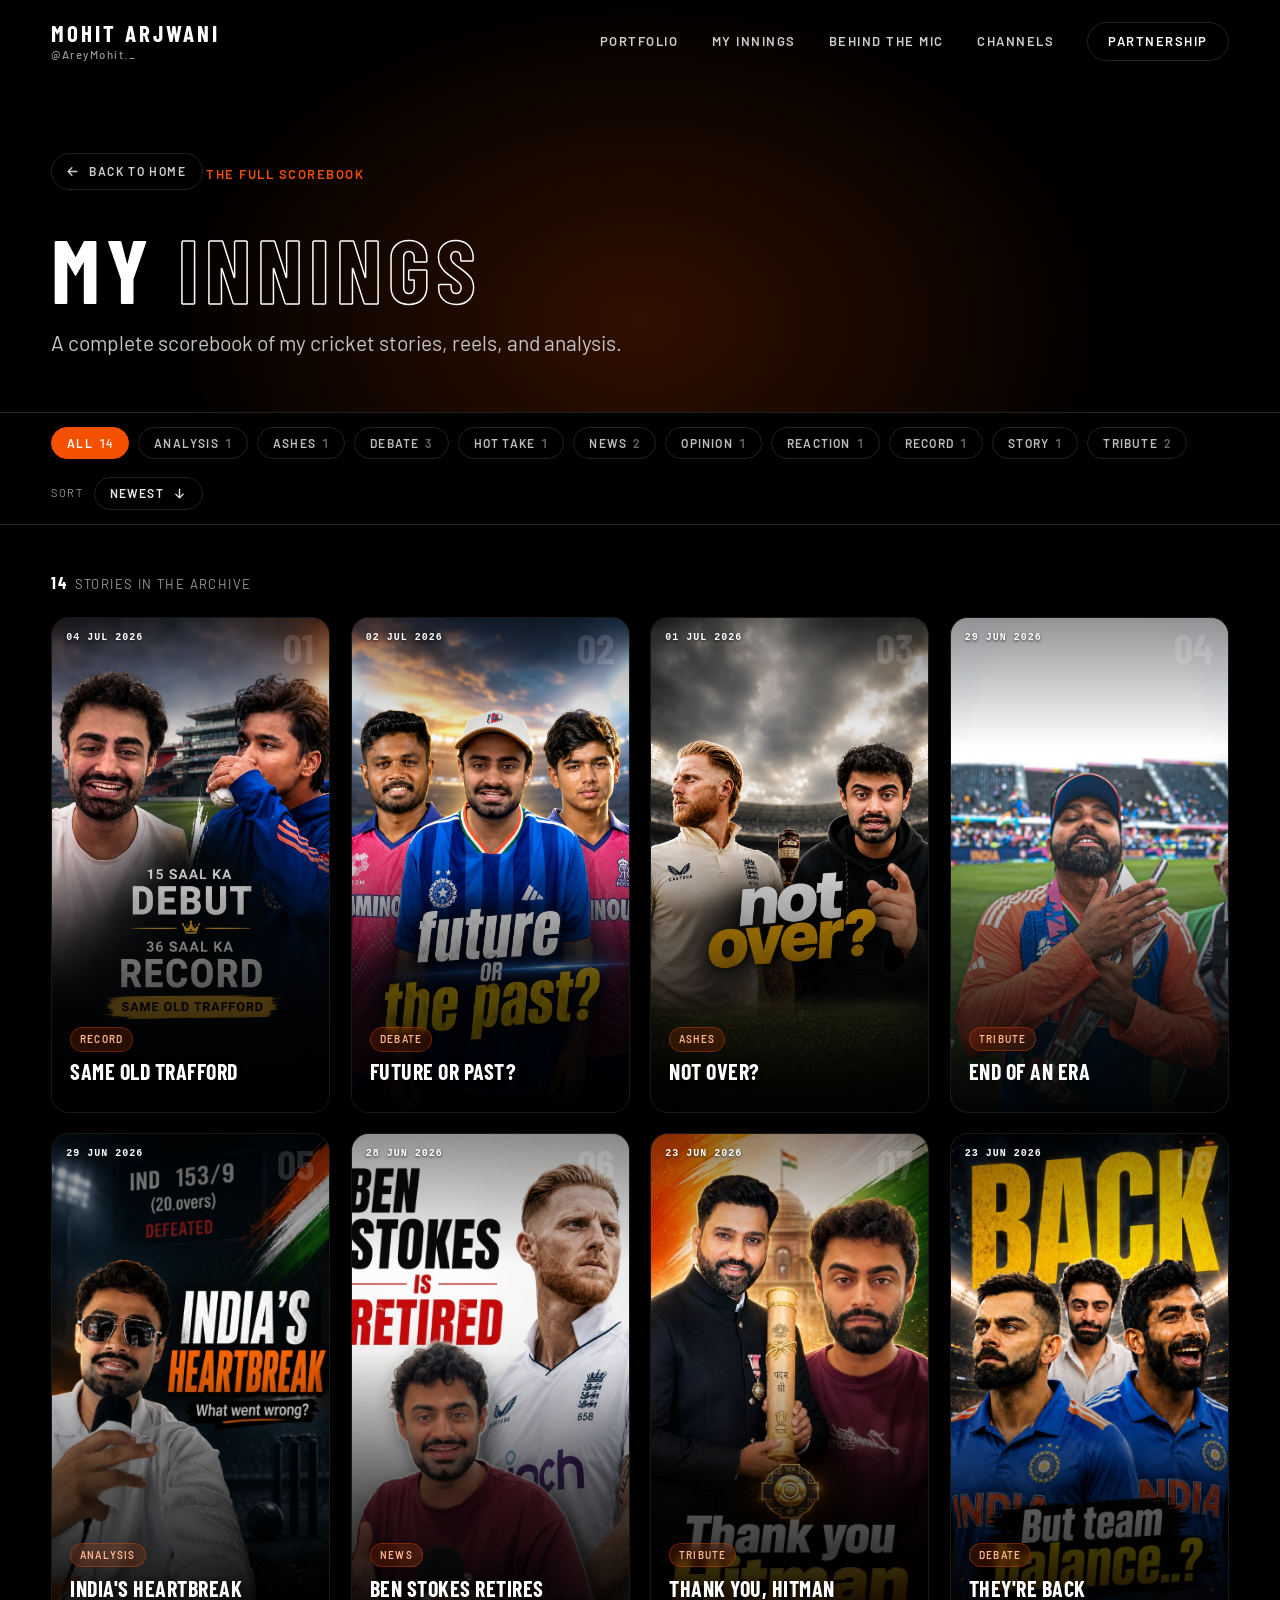
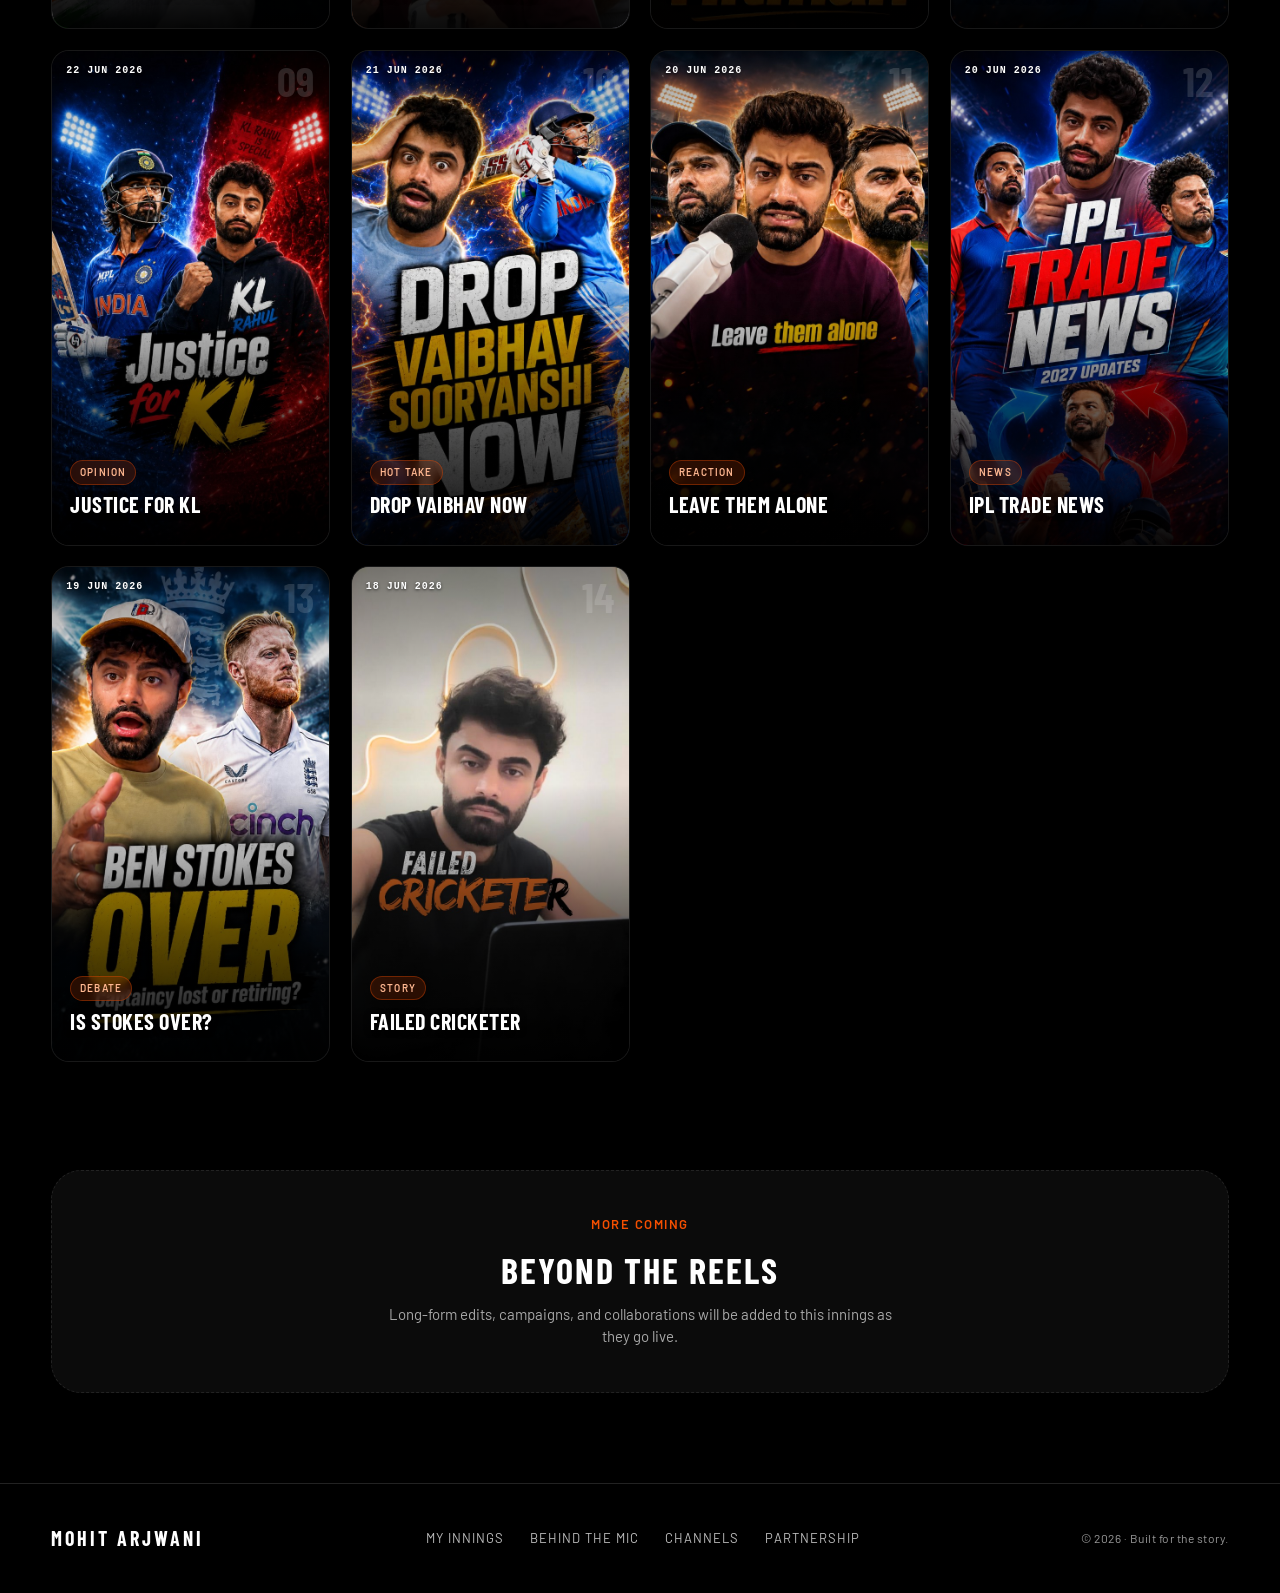
<file: areymohit/myinnings/index.html>
<!DOCTYPE html>
<html lang="en">
<head>
<meta charset="UTF-8">
<meta name="viewport" content="width=device-width, initial-scale=1.0">
<title>My Innings — Mohit Arjwani</title>
<link rel="preconnect" href="https://fonts.googleapis.com">
<link rel="preconnect" href="https://fonts.gstatic.com" crossorigin>
<link href="https://fonts.googleapis.com/css2?family=Barlow:ital,wght@0,400;0,500;0,600;0,700;1,500&family=Barlow+Condensed:wght@400;500;600;700&display=swap" rel="stylesheet">
<style>
/* ============================================================
   DESIGN TOKENS — CR7-Inspired Design System
   ============================================================ */
:root{
  --palette-black:#000000; --palette-near-black:#0b0b0b; --palette-dark-1:#151515;
  --palette-orange:#f54f00; --palette-orange-bright:#ff671f; --palette-white:#fff; --palette-gray:#999;

  --color-primary:#f54f00; --color-primary-hover:#ff671f; --color-secondary:#ff671f;
  --color-bg:#000; --color-bg-secondary:#0b0b0b; --color-surface-raised:#151515;
  --color-text:#fff; --color-text-secondary:#999; --color-text-on-accent:#fff;
  --color-border:#0b0b0b; --color-border-strong:#222; --color-focus-ring:#f54f00;

  --font-heading:'Barlow Condensed','proxima-nova-condensed','Oswald',sans-serif;
  --font-body:'Barlow','proxima-nova',system-ui,sans-serif;

  --radius-sm:8px; --radius-md:16px; --radius-card:30px; --radius-lg:50px; --radius-pill:999px;
  --shadow-accent:0 8px 30px rgba(245,79,0,.35);

  --tracking-display:6px; --tracking-heading:2px; --tracking-label:1.5px;
}

*{box-sizing:border-box;margin:0;padding:0}
html{scroll-behavior:smooth}
body{
  background:var(--color-bg); color:var(--color-text);
  font-family:var(--font-body); font-size:16px; line-height:1.45;
  -webkit-font-smoothing:antialiased; overflow-x:hidden;
}
a{color:inherit;text-decoration:none}
::selection{background:var(--color-primary);color:#fff}

body::-webkit-scrollbar{width:10px}
body::-webkit-scrollbar-track{background:#000}
body::-webkit-scrollbar-thumb{background:#1c1c1c;border-radius:99px}
body::-webkit-scrollbar-thumb:hover{background:#2a2a2a}

.eyebrow{
  font-family:var(--font-body); font-weight:600; font-size:13px;
  text-transform:uppercase; letter-spacing:var(--tracking-label);
  color:var(--color-primary);
}
.section-label{
  font-family:var(--font-heading); font-weight:700; text-transform:uppercase;
  letter-spacing:var(--tracking-display); line-height:.95;
  font-size:clamp(44px,7vw,104px);
}

/* ============================================================
   NAV
   ============================================================ */
.nav{
  position:fixed; top:0; left:0; right:0; z-index:100;
  display:flex; align-items:center; justify-content:space-between;
  padding:22px clamp(20px,4vw,56px);
  transition:background .3s ease, backdrop-filter .3s ease, padding .3s ease, border-color .3s ease;
  border-bottom:1px solid transparent;
}
.nav.scrolled{
  background:rgba(0,0,0,.82); backdrop-filter:blur(14px);
  -webkit-backdrop-filter:blur(14px); padding-top:16px; padding-bottom:16px;
  border-bottom:1px solid var(--color-border-strong);
}
.brand{display:flex; flex-direction:column; line-height:1; gap:4px}
.brand .name{
  font-family:var(--font-heading); font-weight:700; font-size:23px;
  text-transform:uppercase; letter-spacing:3px;
}
.brand .handle{
  font-size:11.5px; letter-spacing:1.5px; color:var(--color-text-secondary);
  font-weight:500;
}
.nav-links{display:flex; align-items:center; gap:clamp(18px,2.6vw,40px)}
.nav-links a{
  font-family:var(--font-body); font-weight:600; font-size:13px;
  text-transform:uppercase; letter-spacing:var(--tracking-label);
  color:#cfcfcf; position:relative; padding:6px 0; transition:color .2s ease;
}
.nav-links a::after{
  content:""; position:absolute; left:0; bottom:0; height:2px; width:0;
  background:var(--color-primary); transition:width .25s ease;
}
.nav-links a:hover{color:#fff}
.nav-links a:hover::after{width:100%}
.nav-cta{
  font-family:var(--font-body)!important; padding:9px 20px!important;
  border:1px solid var(--color-border-strong); border-radius:var(--radius-pill);
  color:#fff!important;
}
.nav-cta::after{display:none}
.nav-cta:hover{background:var(--color-primary); border-color:var(--color-primary)}
.menu-btn{display:none; background:none; border:none; color:#fff; cursor:pointer; padding:6px}

/* ============================================================
   HERO / HEADER
   ============================================================ */
.arc-hero{
  position:relative; overflow:hidden;
  padding:clamp(128px,17vh,190px) clamp(20px,4vw,56px) clamp(40px,6vh,64px);
}
.arc-glow{
  position:absolute; top:-14%; left:50%; transform:translateX(-50%);
  width:1100px; height:760px; max-width:130vw; pointer-events:none; z-index:0;
  background:radial-gradient(ellipse at center, rgba(245,79,0,.20), rgba(245,79,0,0) 62%);
}
.arc-hero-inner{position:relative; z-index:2; max-width:1320px; margin:0 auto}
.back-home{
  display:inline-flex; align-items:center; gap:9px; margin-bottom:26px;
  font-family:var(--font-body); font-weight:600; font-size:12px;
  text-transform:uppercase; letter-spacing:1.6px; color:#cfcfcf;
  padding:9px 16px 9px 13px; border:1px solid var(--color-border-strong);
  border-radius:var(--radius-pill); transition:background .2s ease, border-color .2s ease, color .2s ease, transform .2s ease;
}
.back-home svg{transition:transform .25s ease}
.back-home:hover{color:#fff; border-color:var(--color-primary); background:rgba(245,79,0,.10)}
.back-home:hover svg{transform:translateX(-3px)}
.arc-hero h1{margin:10px 0 16px}
.arc-hero h1 .thin{
  color:var(--color-text); -webkit-text-stroke:1.5px var(--color-text); -webkit-text-fill-color:transparent;
}
.arc-lead{
  font-size:clamp(16px,1.7vw,21px); color:#c4c4c4; max-width:600px; font-weight:400; text-wrap:pretty;
}

/* ============================================================
   FILTER BAR
   ============================================================ */
.filterbar{
  position:sticky; top:0; z-index:50;
  background:rgba(0,0,0,.82); backdrop-filter:blur(14px); -webkit-backdrop-filter:blur(14px);
  border-top:1px solid var(--color-border-strong); border-bottom:1px solid var(--color-border-strong);
  padding:14px clamp(20px,4vw,56px);
}
.filterbar-inner{
  max-width:1320px; margin:0 auto;
  display:flex; align-items:center; gap:18px 24px; flex-wrap:wrap; justify-content:space-between;
}
.chips{display:flex; align-items:center; gap:9px; flex-wrap:wrap}
.chip{
  font-family:var(--font-body); font-weight:600; font-size:12px;
  text-transform:uppercase; letter-spacing:1.2px; color:#bdbdbd;
  padding:8px 15px; border:1px solid var(--color-border-strong); background:transparent;
  border-radius:var(--radius-pill); cursor:pointer; white-space:nowrap;
  transition:color .18s ease, background .18s ease, border-color .18s ease;
}
.chip .n{opacity:.55; margin-left:6px; font-variant-numeric:tabular-nums}
.chip:hover{color:#fff; border-color:#3a3a3a}
.chip.active{background:var(--color-primary); border-color:var(--color-primary); color:#fff}
.chip.active .n{opacity:.85}
.sortwrap{display:flex; align-items:center; gap:10px}
.sortwrap .lbl{font-size:11px; text-transform:uppercase; letter-spacing:1.6px; color:var(--color-text-secondary); white-space:nowrap}
.sort-btn{
  display:inline-flex; align-items:center; gap:8px;
  font-family:var(--font-body); font-weight:600; font-size:12px;
  text-transform:uppercase; letter-spacing:1.2px; color:#e6e6e6;
  padding:8px 15px; border:1px solid var(--color-border-strong); background:transparent;
  border-radius:var(--radius-pill); cursor:pointer; white-space:nowrap;
  transition:border-color .18s ease, color .18s ease;
}
.sort-btn:hover{border-color:var(--color-primary); color:#fff}
.sort-btn svg{transition:transform .3s ease}
.sort-btn.asc svg{transform:rotate(180deg)}

/* ============================================================
   GRID
   ============================================================ */
.arc-body{max-width:1320px; margin:0 auto; padding:clamp(30px,5vh,54px) clamp(20px,4vw,56px) clamp(80px,12vh,130px)}
.count-line{
  font-family:var(--font-body); font-size:13px; letter-spacing:1.4px; text-transform:uppercase;
  color:var(--color-text-secondary); margin-bottom:22px;
}
.count-line b{color:#fff; font-family:var(--font-heading); font-size:17px; letter-spacing:2px; margin-right:2px}
.grid{
  display:grid; gap:clamp(16px,1.6vw,24px);
  grid-template-columns:repeat(auto-fill, minmax(220px, 1fr));
}

.card{
  position:relative; aspect-ratio:9/16; border-radius:18px; overflow:hidden;
  background:#0a0a0a; border:1px solid rgba(255,255,255,.06); cursor:pointer;
  transform:translateY(0) scale(1);
  transition:transform .4s cubic-bezier(.2,.7,.2,1), box-shadow .4s ease, border-color .3s ease, opacity .35s ease;
}
.card:hover{
  transform:translateY(-8px) scale(1.025); z-index:5;
  border-color:var(--color-primary); box-shadow:var(--shadow-accent);
}
.card .thumb{position:absolute; inset:0}
.card .thumb img{width:100%; height:100%; object-fit:cover; display:block; transition:transform .5s ease}
.card:hover .thumb img{transform:scale(1.06)}
.card .scrim{
  position:absolute; inset:0; z-index:1;
  background:linear-gradient(180deg, rgba(0,0,0,.42) 0%, rgba(0,0,0,0) 26%, rgba(0,0,0,0) 44%, rgba(0,0,0,.62) 74%, rgba(0,0,0,.95) 100%);
}
.card-index{
  position:absolute; top:8px; right:15px; z-index:3;
  font-family:var(--font-heading); font-weight:700; font-size:42px;
  color:rgba(255,255,255,.14); line-height:1; pointer-events:none;
}
.card-top{
  position:absolute; top:13px; left:14px; right:50px; z-index:3;
  display:flex; align-items:center; gap:8px;
}
.date{
  font-family:ui-monospace,Menlo,monospace; font-size:10px; font-weight:600;
  letter-spacing:1px; text-transform:uppercase; white-space:nowrap; color:#fff;
  text-shadow:0 1px 3px rgba(0,0,0,.7);
}
.card-body{
  position:absolute; left:0; right:0; bottom:0; z-index:3;
  padding:18px 18px 20px; display:flex; flex-direction:column; gap:9px;
}
.tagpill{
  align-self:flex-start;
  font-size:10px; font-weight:600; text-transform:uppercase; letter-spacing:1.2px;
  padding:4px 9px; border-radius:99px; background:rgba(245,79,0,.16); color:#ffb891;
  border:1px solid rgba(245,79,0,.35); backdrop-filter:blur(4px);
}
.card-title{
  font-family:var(--font-heading); font-weight:700; font-size:22px; line-height:1.03;
  text-transform:uppercase; letter-spacing:.5px; color:#fff;
  text-shadow:0 1px 6px rgba(0,0,0,.5);
}
.card-reveal{
  display:flex; align-items:center; justify-content:space-between; gap:12px;
  max-height:0; opacity:0; overflow:hidden;
  transition:max-height .45s ease, opacity .35s ease, margin .35s ease;
}
.card:hover .card-reveal{max-height:60px; opacity:1; margin-top:3px}
.view-reel{
  display:inline-flex; align-items:center; gap:7px;
  font-weight:600; font-size:12.5px; text-transform:uppercase; letter-spacing:1px; color:#fff;
}
.view-reel svg{transition:transform .25s ease}
.card:hover .view-reel svg{transform:translateX(3px)}
.platforms{display:flex; gap:8px}
.plat{
  width:34px; height:34px; border-radius:50%;
  display:grid; place-items:center; background:rgba(255,255,255,.10);
  border:1px solid rgba(255,255,255,.16); color:#fff;
  transition:background .2s ease, transform .2s ease, border-color .2s ease;
}
.plat:hover{background:var(--color-primary); border-color:var(--color-primary); transform:translateY(-2px)}
.plat svg{width:17px; height:17px}

.empty{
  grid-column:1/-1; text-align:center; padding:70px 20px; color:var(--color-text-secondary);
  font-size:15px;
}

/* future work note */
.arc-future{
  max-width:1320px; margin:0 auto clamp(70px,10vh,110px); padding:0 clamp(20px,4vw,56px);
}
.arc-future-card{
  border:1px dashed var(--color-border-strong); border-radius:var(--radius-card);
  padding:clamp(28px,4vw,44px); text-align:center; background:var(--color-bg-secondary);
}
.arc-future-card .eyebrow{margin-bottom:10px; display:block}
.arc-future-card h3{
  font-family:var(--font-heading); font-weight:700; text-transform:uppercase;
  letter-spacing:2px; font-size:clamp(24px,3vw,36px); margin-bottom:8px;
}
.arc-future-card p{color:#a7a7a7; max-width:520px; margin:0 auto; font-size:15px}

/* footer */
.footer{
  border-top:1px solid var(--color-border-strong);
  padding:40px clamp(20px,4vw,56px);
  display:flex; align-items:center; justify-content:space-between; gap:20px; flex-wrap:wrap;
}
.fbrand{font-family:var(--font-heading); font-weight:700; text-transform:uppercase; letter-spacing:3px; font-size:20px}
.flinks{display:flex; gap:26px; flex-wrap:wrap}
.flinks a{font-size:13px; letter-spacing:1px; text-transform:uppercase; color:#bdbdbd; transition:color .2s ease}
.flinks a:hover{color:var(--color-primary)}
.fcopy{font-size:12px; color:var(--color-text-secondary); letter-spacing:.5px}

@media (max-width:760px){
  .nav-links{
    position:fixed; inset:0 0 auto auto; top:0; right:0; height:100vh; width:min(78vw,320px);
    flex-direction:column; align-items:flex-start; justify-content:center; gap:26px;
    background:#050505; border-left:1px solid var(--color-border-strong);
    padding:40px; transform:translateX(100%); transition:transform .3s ease;
  }
  .nav-links.open{transform:translateX(0)}
  .menu-btn{display:block; z-index:110}
  .filterbar-inner{justify-content:flex-start}
}
</style>
</head>
<body>

<!-- ============ NAV ============ -->
<nav class="nav" id="nav">
  <a href="/areymohit/" class="brand" aria-label="Mohit Arjwani home">
    <span class="name">Mohit Arjwani</span>
    <span class="handle">@AreyMohit._</span>
  </a>
  <button class="menu-btn" id="menuBtn" aria-label="Toggle menu">
    <svg width="26" height="26" viewBox="0 0 24 24" fill="none" stroke="currentColor" stroke-width="2" stroke-linecap="round"><path d="M3 6h18M3 12h18M3 18h18"/></svg>
  </button>
  <div class="nav-links" id="navLinks">
    <a href="/">Portfolio</a>
    <a href="/areymohit/#work">My Innings</a>
    <a href="/areymohit/#about">Behind The Mic</a>
    <a href="/areymohit/#socials">Channels</a>
    <a href="/areymohit/#contact" class="nav-cta">Partnership</a>
  </div>
</nav>

<!-- ============ HERO ============ -->
<header class="arc-hero" data-screen-label="My Innings">
  <div class="arc-glow"></div>
  <div class="arc-hero-inner">
    <a class="back-home" href="/areymohit/">
      <svg width="15" height="15" viewBox="0 0 24 24" fill="none" stroke="currentColor" stroke-width="2.2" stroke-linecap="round" stroke-linejoin="round"><path d="M19 12H5M11 18l-6-6 6-6"/></svg>
      Back to home
    </a>
    <span class="eyebrow">The Full Scorebook</span>
    <h1 class="section-label">My <span class="thin">Innings</span></h1>
    <p class="arc-lead">A complete scorebook of my cricket stories, reels, and analysis.</p>
  </div>
</header>

<!-- ============ FILTER BAR ============ -->
<div class="filterbar">
  <div class="filterbar-inner">
    <div class="chips" id="chips"></div>
    <div class="sortwrap">
      <span class="lbl">Sort</span>
      <button class="sort-btn" id="sortBtn" aria-label="Toggle sort order">
        <span id="sortLabel">Newest</span>
        <svg width="15" height="15" viewBox="0 0 24 24" fill="none" stroke="currentColor" stroke-width="2.2" stroke-linecap="round" stroke-linejoin="round"><path d="M12 5v14M6 13l6 6 6-6"/></svg>
      </button>
    </div>
  </div>
</div>

<!-- ============ GRID ============ -->
<main class="arc-body">
  <p class="count-line"><b id="count">0</b> <span id="countWord">stories</span> <span id="countScope"></span></p>
  <div class="grid" id="grid"></div>
</main>

<!-- ============ FUTURE WORK ============ -->
<section class="arc-future">
  <div class="arc-future-card">
    <span class="eyebrow">More Coming</span>
    <h3>Beyond The Reels</h3>
    <p>Long-form edits, campaigns, and collaborations will be added to this innings as they go live.</p>
  </div>
</section>

<!-- ============ FOOTER ============ -->
<footer class="footer">
  <span class="fbrand">Mohit Arjwani</span>
  <div class="flinks">
    <a href="/areymohit/#work">My Innings</a>
    <a href="/areymohit/#about">Behind The Mic</a>
    <a href="/areymohit/#socials">Channels</a>
    <a href="/areymohit/#contact">Partnership</a>
  </div>
  <span class="fcopy">© 2026 · Built for the story.</span>
</footer>

<script>
/* ---------- platform icons ---------- */
const IG = '<svg viewBox="0 0 24 24" fill="none" stroke="currentColor" stroke-width="2" stroke-linecap="round" stroke-linejoin="round"><rect x="2" y="2" width="20" height="20" rx="5.5"/><circle cx="12" cy="12" r="4.2"/><circle cx="17.5" cy="6.5" r="1.2" fill="currentColor" stroke="none"/></svg>';
const YT = '<svg viewBox="0 0 24 24" fill="currentColor"><path d="M22.54 6.42a2.78 2.78 0 0 0-1.95-2C18.88 4 12 4 12 4s-6.88 0-8.59.46a2.78 2.78 0 0 0-1.95 2A29 29 0 0 0 1 11.75a29 29 0 0 0 .46 5.33A2.78 2.78 0 0 0 3.41 19c1.71.46 8.59.46 8.59.46s6.88 0 8.59-.46a2.78 2.78 0 0 0 1.95-2 29 29 0 0 0 .46-5.25 29 29 0 0 0-.46-5.33zM9.75 15.02V8.48l5.75 3.27z"/></svg>';

/* ---------- reels data (full archive) ---------- */
const reels = [
  { cat:'Record',   title:'Same Old Trafford',  date:'04 Jul 2026', img:'/areymohit/images/reel-14.png', ig:'https://www.instagram.com/p/DaX-f7qs-u1/', yt:'https://www.youtube.com/shorts/UnYHojlqKC8' },
  { cat:'Debate',   title:'Future Or Past?',    date:'02 Jul 2026', img:'/areymohit/images/reel-13.png', ig:'https://www.instagram.com/p/DaSzueTg0pl/', yt:'https://www.youtube.com/shorts/ks79c_NDgnY' },
  { cat:'Ashes',    title:'Not Over?',          date:'01 Jul 2026', img:'/areymohit/images/reel-12.png', ig:'https://www.instagram.com/p/DaQL0tFypE8/', yt:'https://youtube.com/shorts/B3YwUTC81rE' },
  { cat:'Tribute',  title:'End Of An Era',      date:'29 Jun 2026', img:'/areymohit/images/reel-11.jpg', ig:'https://www.instagram.com/p/DaLE7frsQoW/', yt:'https://www.youtube.com/shorts/ZV6T-gWxaF4' },
  { cat:'Analysis', title:"India's Heartbreak", date:'29 Jun 2026', img:'/areymohit/images/reel-10.jpg', ig:'https://www.instagram.com/p/DaKLEZlMB9S/', yt:'https://www.youtube.com/shorts/JO_KtxgF89k' },
  { cat:'News',     title:'Ben Stokes Retires', date:'28 Jun 2026', img:'/areymohit/images/reel-9.jpg',  ig:'https://www.instagram.com/p/DaIrKKFAlkN/', yt:'https://www.youtube.com/shorts/XOe5ZRWvPyQ' },
  { cat:'Tribute',  title:'Thank You, Hitman',  date:'23 Jun 2026', img:'/areymohit/images/reel-8.jpg',  ig:'https://www.instagram.com/p/DZ79aQIMz-o/', yt:'https://www.youtube.com/shorts/vOQQFkzzfN8' },
  { cat:'Debate',   title:"They're Back",       date:'23 Jun 2026', img:'/areymohit/images/reel-7.jpg',  ig:'https://www.instagram.com/p/DZ7MK8lMctn/', yt:'https://www.youtube.com/shorts/D2hcqczmcpY' },
  { cat:'Opinion',  title:'Justice For KL',     date:'22 Jun 2026', img:'/areymohit/images/reel-6.jpg',  ig:'https://www.instagram.com/p/DZ6jxbEMPt0/', yt:'https://www.youtube.com/shorts/IqsQPEZib3A' },
  { cat:'Hot Take', title:'Drop Vaibhav Now',   date:'21 Jun 2026', img:'/areymohit/images/reel-5.jpg',  ig:'https://www.instagram.com/p/DZ2Ohj8sYGN/', yt:'https://www.youtube.com/shorts/Oq-ZqcfSGtc' },
  { cat:'Reaction', title:'Leave Them Alone',   date:'20 Jun 2026', img:'/areymohit/images/reel-4.jpg',  ig:'https://www.instagram.com/p/DZ0GAbQM09B/', yt:'https://www.youtube.com/shorts/2s0mM-yKEXE' },
  { cat:'News',     title:'IPL Trade News',     date:'20 Jun 2026', img:'/areymohit/images/reel-3.jpg',  ig:'https://www.instagram.com/p/DZyyvVssPcF/', yt:'https://www.youtube.com/shorts/T0Z5ShSrjcE' },
  { cat:'Debate',   title:'Is Stokes Over?',    date:'19 Jun 2026', img:'/areymohit/images/reel-2.jpg',  ig:'https://www.instagram.com/p/DZxKs2XshhE/', yt:'https://www.youtube.com/shorts/EXzw1Uma0fM' },
  { cat:'Story',    title:'Failed Cricketer',   date:'18 Jun 2026', img:'/areymohit/images/reel-1.jpg',  ig:'https://www.instagram.com/p/DZurkVyNCEM/', yt:'https://www.youtube.com/shorts/7p1YyBbMzLA' },
];

/* parse "04 Jul 2026" -> timestamp for sorting */
const MON={Jan:0,Feb:1,Mar:2,Apr:3,May:4,Jun:5,Jul:6,Aug:7,Sep:8,Oct:9,Nov:10,Dec:11};
function ts(d){ const p=d.split(' '); return new Date(+p[2], MON[p[1]]||0, +p[0]).getTime(); }
reels.forEach((r,i)=>{ r._id=i; r._ts=ts(r.date); });

/* resolve image paths to inlined blob URLs when running as a bundled standalone file */
function res(path){
  if(window.__resources && path){
    const m=path.match(/images\/(.+)\.(?:jpg|png)/);
    if(m){ const id=m[1].replace(/-/g,''); if(window.__resources[id]) return window.__resources[id]; }
  }
  return path;
}

/* ---------- state ---------- */
let activeCat='All';
let sortDesc=true; /* newest first */

const grid=document.getElementById('grid');
const chipsWrap=document.getElementById('chips');

/* build category chips with counts */
const cats=[...new Set(reels.map(r=>r.cat))].sort((a,b)=>a.localeCompare(b));
function renderChips(){
  const items=[{name:'All', n:reels.length}, ...cats.map(c=>({name:c, n:reels.filter(r=>r.cat===c).length}))];
  chipsWrap.innerHTML=items.map(it=>`
    <button class="chip ${it.name===activeCat?'active':''}" data-cat="${it.name}">${it.name}<span class="n">${it.n}</span></button>
  `).join('');
  chipsWrap.querySelectorAll('.chip').forEach(ch=>{
    ch.addEventListener('click',()=>{ activeCat=ch.dataset.cat; renderChips(); renderGrid(); });
  });
}

function cardHTML(r,idx){
  return `
  <article class="card" data-cat="${r.cat}">
    <div class="thumb"><img src="${res(r.img)}" alt="${r.title}" loading="lazy"></div>
    <div class="scrim"></div>
    <span class="card-index">${String(idx+1).padStart(2,'0')}</span>
    <div class="card-top"><span class="date">${r.date}</span></div>
    <div class="card-body">
      <span class="tagpill">${r.cat}</span>
      <h3 class="card-title"><a href="${r.ig}" target="_blank" rel="noopener">${r.title}</a></h3>
      <div class="card-reveal">
        <a class="view-reel" href="${r.ig}" target="_blank" rel="noopener">View Reel
          <svg width="14" height="14" viewBox="0 0 24 24" fill="none" stroke="currentColor" stroke-width="2.2" stroke-linecap="round" stroke-linejoin="round"><path d="M5 12h14M13 6l6 6-6 6"/></svg>
        </a>
        <div class="platforms">
          <a class="plat" href="${r.ig}" target="_blank" rel="noopener" aria-label="Instagram" title="Open on Instagram">${IG}</a>
          <a class="plat" href="${r.yt}" target="_blank" rel="noopener" aria-label="YouTube" title="Open on YouTube">${YT}</a>
        </div>
      </div>
    </div>
  </article>`;
}

function renderGrid(){
  let list=reels.filter(r=>activeCat==='All'||r.cat===activeCat);
  list.sort((a,b)=> sortDesc ? b._ts-a._ts : a._ts-b._ts);

  grid.innerHTML = list.length
    ? list.map((r,i)=>cardHTML(r,i)).join('')
    : `<p class="empty">No stories in this category yet.</p>`;

  document.getElementById('count').textContent=list.length;
  document.getElementById('countWord').textContent=list.length===1?'story':'stories';
  document.getElementById('countScope').textContent=activeCat==='All'?'in the archive':`in “${activeCat}”`;
}

/* sort toggle */
const sortBtn=document.getElementById('sortBtn');
sortBtn.addEventListener('click',()=>{
  sortDesc=!sortDesc;
  sortBtn.classList.toggle('asc',!sortDesc);
  document.getElementById('sortLabel').textContent=sortDesc?'Newest':'Oldest';
  renderGrid();
});

renderChips();
renderGrid();

/* ---------- nav scroll + mobile menu ---------- */
const nav=document.getElementById('nav');
addEventListener('scroll',()=>{ nav.classList.toggle('scrolled', scrollY>20); },{passive:true});
const menuBtn=document.getElementById('menuBtn'), navLinks=document.getElementById('navLinks');
menuBtn.addEventListener('click',()=>navLinks.classList.toggle('open'));
navLinks.querySelectorAll('a').forEach(a=>a.addEventListener('click',()=>navLinks.classList.remove('open')));

/* ---------- robust cross-page navigation (works even if the host swallows default anchor clicks) ---------- */
document.querySelectorAll('.nav-links a, .flinks a, .brand, .back-home').forEach(a=>{
  a.addEventListener('click',(e)=>{
    const href=a.getAttribute('href')||'';
    if(href.startsWith('#')) return;
    e.preventDefault();
    navLinks.classList.remove('open');
    window.location.assign(a.href);
  });
});
</script>
</body>
</html>
</file>
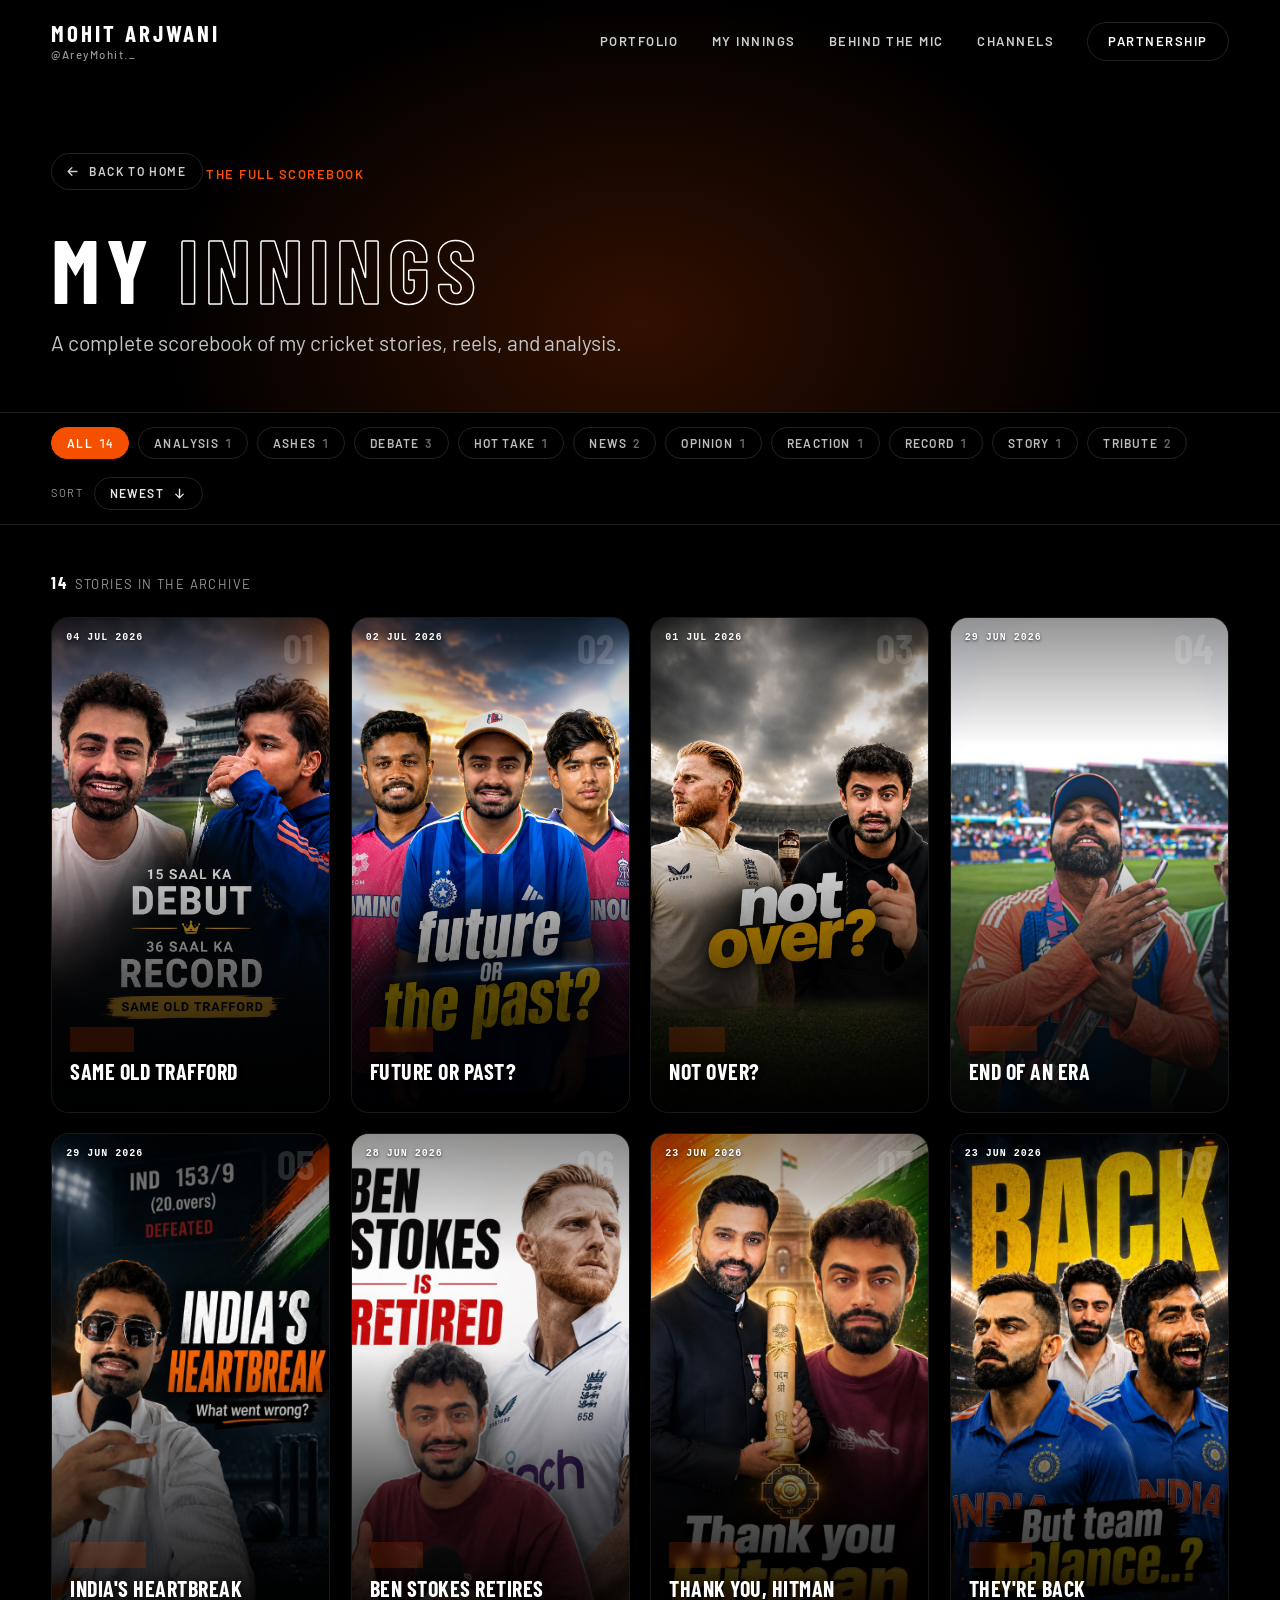
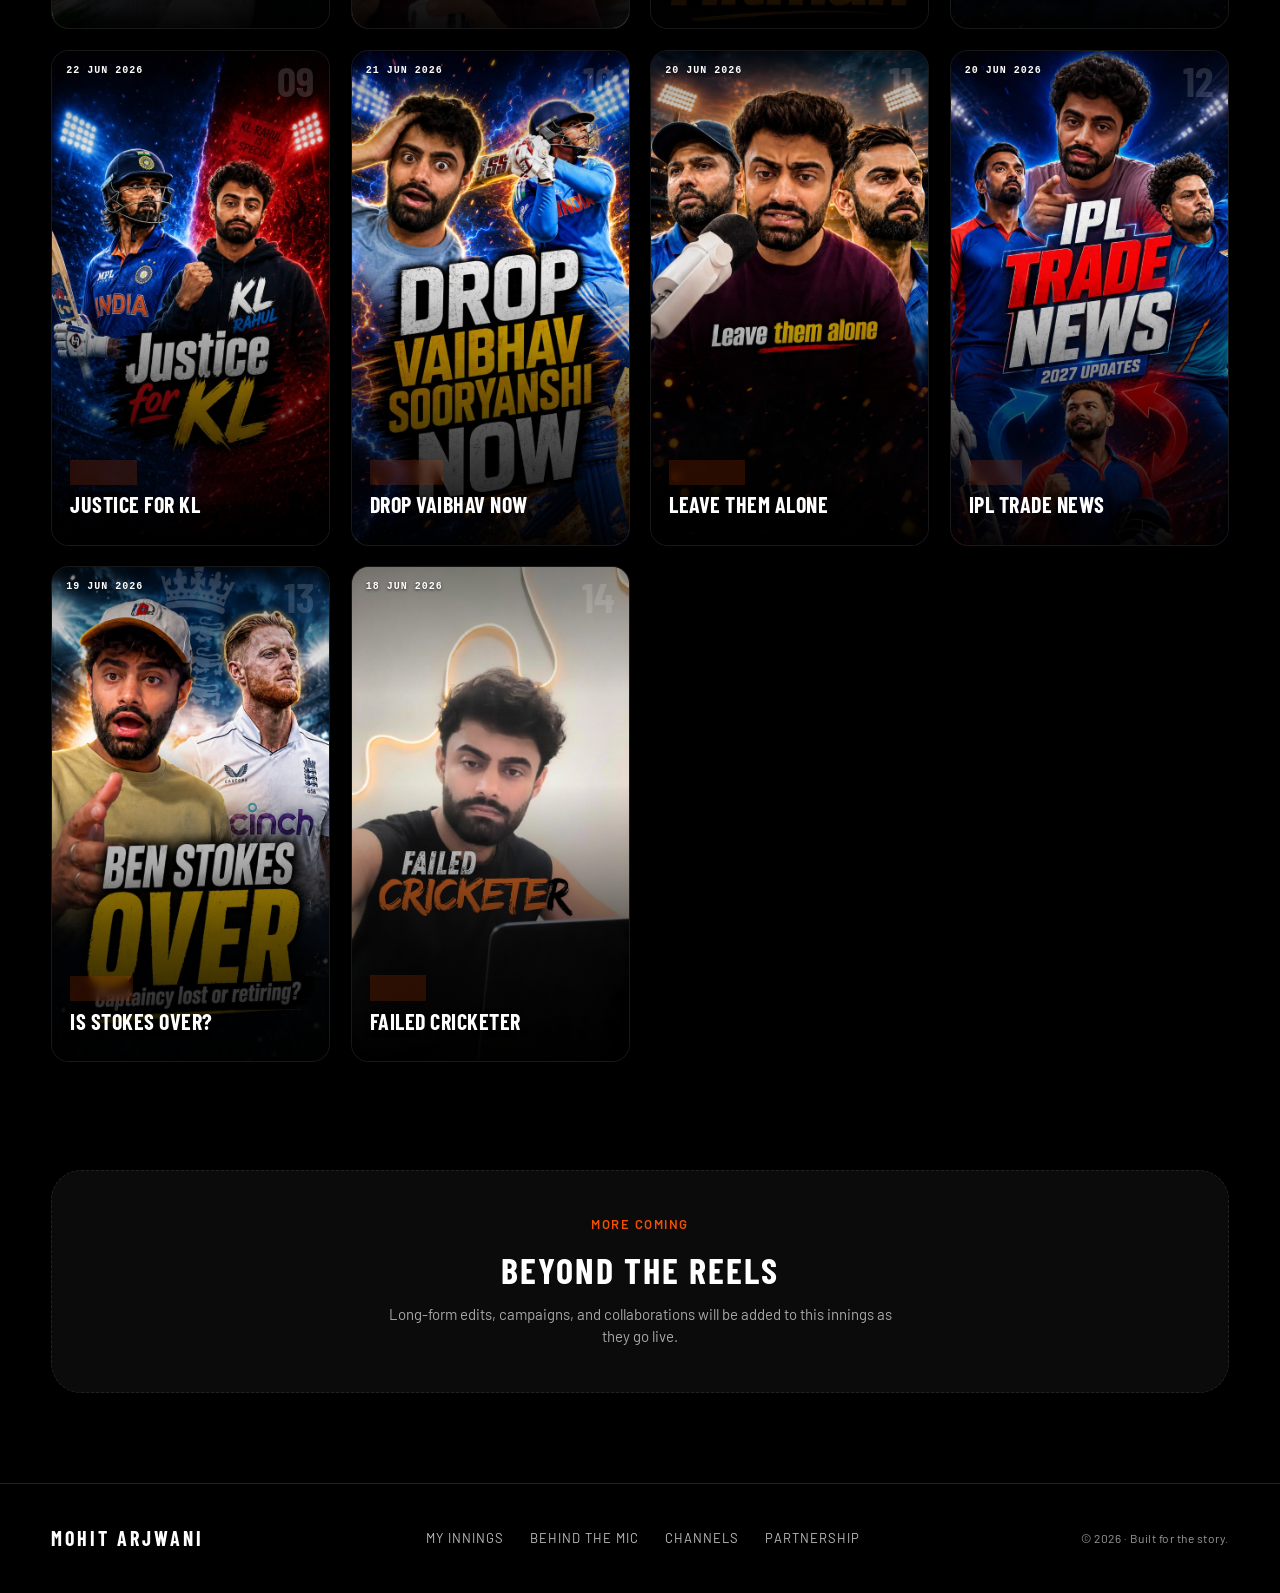
<file: areymohit/myinnings.html>
<!DOCTYPE html>
<html lang="en">
<head>
<meta charset="UTF-8">
<meta name="viewport" content="width=device-width, initial-scale=1.0">
<title>My Innings — Mohit Arjwani</title>
<link rel="preconnect" href="https://fonts.googleapis.com">
<link rel="preconnect" href="https://fonts.gstatic.com" crossorigin>
<link href="https://fonts.googleapis.com/css2?family=Barlow:ital,wght@0,400;0,500;0,600;0,700;1,500&family=Barlow+Condensed:wght@400;500;600;700&display=swap" rel="stylesheet">
<style>
/* ============================================================
   DESIGN TOKENS — CR7-Inspired Design System
   ============================================================ */
:root{
  --palette-black:#000000; --palette-near-black:#0b0b0b; --palette-dark-1:#151515;
  --palette-orange:#f54f00; --palette-orange-bright:#ff671f; --palette-white:#fff; --palette-gray:#999;

  --color-primary:#f54f00; --color-primary-hover:#ff671f; --color-secondary:#ff671f;
  --color-bg:#000; --color-bg-secondary:#0b0b0b; --color-surface-raised:#151515;
  --color-text:#fff; --color-text-secondary:#999; --color-text-on-accent:#fff;
  --color-border:#0b0b0b; --color-border-strong:#222; --color-focus-ring:#f54f00;

  --font-heading:'Barlow Condensed','proxima-nova-condensed','Oswald',sans-serif;
  --font-body:'Barlow','proxima-nova',system-ui,sans-serif;

  --radius-sm:8px; --radius-md:16px; --radius-card:30px; --radius-lg:50px; --radius-pill:999px;
  --shadow-accent:0 8px 30px rgba(245,79,0,.35);

  --tracking-display:6px; --tracking-heading:2px; --tracking-label:1.5px;
}

*{box-sizing:border-box;margin:0;padding:0}
html{scroll-behavior:smooth}
body{
  background:var(--color-bg); color:var(--color-text);
  font-family:var(--font-body); font-size:16px; line-height:1.45;
  -webkit-font-smoothing:antialiased; overflow-x:hidden;
}
a{color:inherit;text-decoration:none}
::selection{background:var(--color-primary);color:#fff}

body::-webkit-scrollbar{width:10px}
body::-webkit-scrollbar-track{background:#000}
body::-webkit-scrollbar-thumb{background:#1c1c1c;border-radius:99px}
body::-webkit-scrollbar-thumb:hover{background:#2a2a2a}

.eyebrow{
  font-family:var(--font-body); font-weight:600; font-size:13px;
  text-transform:uppercase; letter-spacing:var(--tracking-label);
  color:var(--color-primary);
}
.section-label{
  font-family:var(--font-heading); font-weight:700; text-transform:uppercase;
  letter-spacing:var(--tracking-display); line-height:.95;
  font-size:clamp(44px,7vw,104px);
}

/* ============================================================
   NAV
   ============================================================ */
.nav{
  position:fixed; top:0; left:0; right:0; z-index:100;
  display:flex; align-items:center; justify-content:space-between;
  padding:22px clamp(20px,4vw,56px);
  transition:background .3s ease, backdrop-filter .3s ease, padding .3s ease, border-color .3s ease;
  border-bottom:1px solid transparent;
}
.nav.scrolled{
  background:rgba(0,0,0,.82); backdrop-filter:blur(14px);
  -webkit-backdrop-filter:blur(14px); padding-top:16px; padding-bottom:16px;
  border-bottom:1px solid var(--color-border-strong);
}
.brand{display:flex; flex-direction:column; line-height:1; gap:4px}
.brand .name{
  font-family:var(--font-heading); font-weight:700; font-size:23px;
  text-transform:uppercase; letter-spacing:3px;
}
.brand .handle{
  font-size:11.5px; letter-spacing:1.5px; color:var(--color-text-secondary);
  font-weight:500;
}
.nav-links{display:flex; align-items:center; gap:clamp(18px,2.6vw,40px)}
.nav-links a{
  font-family:var(--font-body); font-weight:600; font-size:13px;
  text-transform:uppercase; letter-spacing:var(--tracking-label);
  color:#cfcfcf; position:relative; padding:6px 0; transition:color .2s ease;
}
.nav-links a::after{
  content:""; position:absolute; left:0; bottom:0; height:2px; width:0;
  background:var(--color-primary); transition:width .25s ease;
}
.nav-links a:hover{color:#fff}
.nav-links a:hover::after{width:100%}
.nav-cta{
  font-family:var(--font-body)!important; padding:9px 20px!important;
  border:1px solid var(--color-border-strong); border-radius:var(--radius-pill);
  color:#fff!important;
}
.nav-cta::after{display:none}
.nav-cta:hover{background:var(--color-primary); border-color:var(--color-primary)}
.menu-btn{display:none; background:none; border:none; color:#fff; cursor:pointer; padding:6px}

/* ============================================================
   HERO / HEADER
   ============================================================ */
.arc-hero{
  position:relative; overflow:hidden;
  padding:clamp(128px,17vh,190px) clamp(20px,4vw,56px) clamp(40px,6vh,64px);
}
.arc-glow{
  position:absolute; top:-14%; left:50%; transform:translateX(-50%);
  width:1100px; height:760px; max-width:130vw; pointer-events:none; z-index:0;
  background:radial-gradient(ellipse at center, rgba(245,79,0,.20), rgba(245,79,0,0) 62%);
}
.arc-hero-inner{position:relative; z-index:2; max-width:1320px; margin:0 auto}
.back-home{
  display:inline-flex; align-items:center; gap:9px; margin-bottom:26px;
  font-family:var(--font-body); font-weight:600; font-size:12px;
  text-transform:uppercase; letter-spacing:1.6px; color:#cfcfcf;
  padding:9px 16px 9px 13px; border:1px solid var(--color-border-strong);
  border-radius:var(--radius-pill); transition:background .2s ease, border-color .2s ease, color .2s ease, transform .2s ease;
}
.back-home svg{transition:transform .25s ease}
.back-home:hover{color:#fff; border-color:var(--color-primary); background:rgba(245,79,0,.10)}
.back-home:hover svg{transform:translateX(-3px)}
.arc-hero h1{margin:10px 0 16px}
.arc-hero h1 .thin{
  color:var(--color-text); -webkit-text-stroke:1.5px var(--color-text); -webkit-text-fill-color:transparent;
}
.arc-lead{
  font-size:clamp(16px,1.7vw,21px); color:#c4c4c4; max-width:600px; font-weight:400; text-wrap:pretty;
}

/* ============================================================
   FILTER BAR
   ============================================================ */
.filterbar{
  position:sticky; top:0; z-index:50;
  background:rgba(0,0,0,.82); backdrop-filter:blur(14px); -webkit-backdrop-filter:blur(14px);
  border-top:1px solid var(--color-border-strong); border-bottom:1px solid var(--color-border-strong);
  padding:14px clamp(20px,4vw,56px);
}
.filterbar-inner{
  max-width:1320px; margin:0 auto;
  display:flex; align-items:center; gap:18px 24px; flex-wrap:wrap; justify-content:space-between;
}
.chips{display:flex; align-items:center; gap:9px; flex-wrap:wrap}
.chip{
  font-family:var(--font-body); font-weight:600; font-size:12px;
  text-transform:uppercase; letter-spacing:1.2px; color:#bdbdbd;
  padding:8px 15px; border:1px solid var(--color-border-strong); background:transparent;
  border-radius:var(--radius-pill); cursor:pointer; white-space:nowrap;
  transition:color .18s ease, background .18s ease, border-color .18s ease;
}
.chip .n{opacity:.55; margin-left:6px; font-variant-numeric:tabular-nums}
.chip:hover{color:#fff; border-color:#3a3a3a}
.chip.active{background:var(--color-primary); border-color:var(--color-primary); color:#fff}
.chip.active .n{opacity:.85}
.sortwrap{display:flex; align-items:center; gap:10px}
.sortwrap .lbl{font-size:11px; text-transform:uppercase; letter-spacing:1.6px; color:var(--color-text-secondary); white-space:nowrap}
.sort-btn{
  display:inline-flex; align-items:center; gap:8px;
  font-family:var(--font-body); font-weight:600; font-size:12px;
  text-transform:uppercase; letter-spacing:1.2px; color:#e6e6e6;
  padding:8px 15px; border:1px solid var(--color-border-strong); background:transparent;
  border-radius:var(--radius-pill); cursor:pointer; white-space:nowrap;
  transition:border-color .18s ease, color .18s ease;
}
.sort-btn:hover{border-color:var(--color-primary); color:#fff}
.sort-btn svg{transition:transform .3s ease}
.sort-btn.asc svg{transform:rotate(180deg)}

/* ============================================================
   GRID
   ============================================================ */
.arc-body{max-width:1320px; margin:0 auto; padding:clamp(30px,5vh,54px) clamp(20px,4vw,56px) clamp(80px,12vh,130px)}
.count-line{
  font-family:var(--font-body); font-size:13px; letter-spacing:1.4px; text-transform:uppercase;
  color:var(--color-text-secondary); margin-bottom:22px;
}
.count-line b{color:#fff; font-family:var(--font-heading); font-size:17px; letter-spacing:2px; margin-right:2px}
.grid{
  display:grid; gap:clamp(16px,1.6vw,24px);
  grid-template-columns:repeat(auto-fill, minmax(220px, 1fr));
}

.card{
  position:relative; aspect-ratio:9/16; border-radius:18px; overflow:hidden;
  background:#0a0a0a; border:1px solid rgba(255,255,255,.06); cursor:pointer;
  transform:translateY(0) scale(1);
  transition:transform .4s cubic-bezier(.2,.7,.2,1), box-shadow .4s ease, border-color .3s ease, opacity .35s ease;
}
.card:hover{
  transform:translateY(-8px) scale(1.025); z-index:5;
  border-color:var(--color-primary); box-shadow:var(--shadow-accent);
}
.card .thumb{position:absolute; inset:0}
.card .thumb img{width:100%; height:100%; object-fit:cover; display:block; transition:transform .5s ease}
.card:hover .thumb img{transform:scale(1.06)}
.card .scrim{
  position:absolute; inset:0; z-index:1;
  background:linear-gradient(180deg, rgba(0,0,0,.42) 0%, rgba(0,0,0,0) 26%, rgba(0,0,0,0) 44%, rgba(0,0,0,.62) 74%, rgba(0,0,0,.95) 100%);
}
.card-index{
  position:absolute; top:8px; right:15px; z-index:3;
  font-family:var(--font-heading); font-weight:700; font-size:42px;
  color:rgba(255,255,255,.14); line-height:1; pointer-events:none;
}
.card-top{
  position:absolute; top:13px; left:14px; right:50px; z-index:3;
  display:flex; align-items:center; gap:8px;
}
.date{
  font-family:ui-monospace,Menlo,monospace; font-size:10px; font-weight:600;
  letter-spacing:1px; text-transform:uppercase; white-space:nowrap; color:#fff;
  text-shadow:0 1px 3px rgba(0,0,0,.7);
}
.card-body{
  position:absolute; left:0; right:0; bottom:0; z-index:3;
  padding:18px 18px 20px; display:flex; flex-direction:column; gap:9px;
}
.tagpill{
  align-self:flex-start;
  font-size:10px; font-weight:600; text-transform:uppercase; letter-spacing:1.2px;
  padding:4px 9px; border-radius:99px; background:rgba(245,79,0,.16); color:#ffb891;
  border:1px solid rgba(245,79,0,.35); backdrop-filter:blur(4px);
}
.card-title{
  font-family:var(--font-heading); font-weight:700; font-size:22px; line-height:1.03;
  text-transform:uppercase; letter-spacing:.5px; color:#fff;
  text-shadow:0 1px 6px rgba(0,0,0,.5);
}
.card-reveal{
  display:flex; align-items:center; justify-content:space-between; gap:12px;
  max-height:0; opacity:0; overflow:hidden;
  transition:max-height .45s ease, opacity .35s ease, margin .35s ease;
}
.card:hover .card-reveal{max-height:60px; opacity:1; margin-top:3px}
.view-reel{
  display:inline-flex; align-items:center; gap:7px;
  font-weight:600; font-size:12.5px; text-transform:uppercase; letter-spacing:1px; color:#fff;
}
.view-reel svg{transition:transform .25s ease}
.card:hover .view-reel svg{transform:translateX(3px)}
.platforms{display:flex; gap:8px}
.plat{
  width:34px; height:34px; border-radius:50%;
  display:grid; place-items:center; background:rgba(255,255,255,.10);
  border:1px solid rgba(255,255,255,.16); color:#fff;
  transition:background .2s ease, transform .2s ease, border-color .2s ease;
}
.plat:hover{background:var(--color-primary); border-color:var(--color-primary); transform:translateY(-2px)}
.plat svg{width:17px; height:17px}

.empty{
  grid-column:1/-1; text-align:center; padding:70px 20px; color:var(--color-text-secondary);
  font-size:15px;
}

/* future work note */
.arc-future{
  max-width:1320px; margin:0 auto clamp(70px,10vh,110px); padding:0 clamp(20px,4vw,56px);
}
.arc-future-card{
  border:1px dashed var(--color-border-strong); border-radius:var(--radius-card);
  padding:clamp(28px,4vw,44px); text-align:center; background:var(--color-bg-secondary);
}
.arc-future-card .eyebrow{margin-bottom:10px; display:block}
.arc-future-card h3{
  font-family:var(--font-heading); font-weight:700; text-transform:uppercase;
  letter-spacing:2px; font-size:clamp(24px,3vw,36px); margin-bottom:8px;
}
.arc-future-card p{color:#a7a7a7; max-width:520px; margin:0 auto; font-size:15px}

/* footer */
.footer{
  border-top:1px solid var(--color-border-strong);
  padding:40px clamp(20px,4vw,56px);
  display:flex; align-items:center; justify-content:space-between; gap:20px; flex-wrap:wrap;
}
.fbrand{font-family:var(--font-heading); font-weight:700; text-transform:uppercase; letter-spacing:3px; font-size:20px}
.flinks{display:flex; gap:26px; flex-wrap:wrap}
.flinks a{font-size:13px; letter-spacing:1px; text-transform:uppercase; color:#bdbdbd; transition:color .2s ease}
.flinks a:hover{color:var(--color-primary)}
.fcopy{font-size:12px; color:var(--color-text-secondary); letter-spacing:.5px}

@media (max-width:760px){
  .nav-links{
    position:fixed; inset:0 0 auto auto; top:0; right:0; height:100vh; width:min(78vw,320px);
    flex-direction:column; align-items:flex-start; justify-content:center; gap:26px;
    background:#050505; border-left:1px solid var(--color-border-strong);
    padding:40px; transform:translateX(100%); transition:transform .3s ease;
  }
  .nav-links.open{transform:translateX(0)}
  .menu-btn{display:block; z-index:110}
  .filterbar-inner{justify-content:flex-start}
}
</style>
</head>
<body>

<!-- ============ NAV ============ -->
<nav class="nav" id="nav">
  <a href="./" class="brand" aria-label="Mohit Arjwani home">
    <span class="name">Mohit Arjwani</span>
    <span class="handle">@AreyMohit._</span>
  </a>
  <button class="menu-btn" id="menuBtn" aria-label="Toggle menu">
    <svg width="26" height="26" viewBox="0 0 24 24" fill="none" stroke="currentColor" stroke-width="2" stroke-linecap="round"><path d="M3 6h18M3 12h18M3 18h18"/></svg>
  </button>
  <div class="nav-links" id="navLinks">
    <a href="../">Portfolio</a>
    <a href="./#work">My Innings</a>
    <a href="./#about">Behind The Mic</a>
    <a href="./#socials">Channels</a>
    <a href="./#contact" class="nav-cta">Partnership</a>
  </div>
</nav>

<!-- ============ HERO ============ -->
<header class="arc-hero" data-screen-label="My Innings">
  <div class="arc-glow"></div>
  <div class="arc-hero-inner">
    <a class="back-home" href="./">
      <svg width="15" height="15" viewBox="0 0 24 24" fill="none" stroke="currentColor" stroke-width="2.2" stroke-linecap="round" stroke-linejoin="round"><path d="M19 12H5M11 18l-6-6 6-6"/></svg>
      Back to home
    </a>
    <span class="eyebrow">The Full Scorebook</span>
    <h1 class="section-label">My <span class="thin">Innings</span></h1>
    <p class="arc-lead">A complete scorebook of my cricket stories, reels, and analysis.</p>
  </div>
</header>

<!-- ============ FILTER BAR ============ -->
<div class="filterbar">
  <div class="filterbar-inner">
    <div class="chips" id="chips"></div>
    <div class="sortwrap">
      <span class="lbl">Sort</span>
      <button class="sort-btn" id="sortBtn" aria-label="Toggle sort order">
        <span id="sortLabel">Newest</span>
        <svg width="15" height="15" viewBox="0 0 24 24" fill="none" stroke="currentColor" stroke-width="2.2" stroke-linecap="round" stroke-linejoin="round"><path d="M12 5v14M6 13l6 6 6-6"/></svg>
      </button>
    </div>
  </div>
</div>

<!-- ============ GRID ============ -->
<main class="arc-body">
  <p class="count-line"><b id="count">0</b> <span id="countWord">stories</span> <span id="countScope"></span></p>
  <div class="grid" id="grid"></div>
</main>

<!-- ============ FUTURE WORK ============ -->
<section class="arc-future">
  <div class="arc-future-card">
    <span class="eyebrow">More Coming</span>
    <h3>Beyond The Reels</h3>
    <p>Long-form edits, campaigns, and collaborations will be added to this innings as they go live.</p>
  </div>
</section>

<!-- ============ FOOTER ============ -->
<footer class="footer">
  <span class="fbrand">Mohit Arjwani</span>
  <div class="flinks">
    <a href="./#work">My Innings</a>
    <a href="./#about">Behind The Mic</a>
    <a href="./#socials">Channels</a>
    <a href="./#contact">Partnership</a>
  </div>
  <span class="fcopy">© 2026 · Built for the story.</span>
</footer>

<script>
/* ---------- platform icons ---------- */
const IG = '<svg viewBox="0 0 24 24" fill="none" stroke="currentColor" stroke-width="2" stroke-linecap="round" stroke-linejoin="round"><rect x="2" y="2" width="20" height="20" rx="5.5"/><circle cx="12" cy="12" r="4.2"/><circle cx="17.5" cy="6.5" r="1.2" fill="currentColor" stroke="none"/></svg>';
const YT = '<svg viewBox="0 0 24 24" fill="currentColor"><path d="M22.54 6.42a2.78 2.78 0 0 0-1.95-2C18.88 4 12 4 12 4s-6.88 0-8.59.46a2.78 2.78 0 0 0-1.95 2A29 29 0 0 0 1 11.75a29 29 0 0 0 .46 5.33A2.78 2.78 0 0 0 3.41 19c1.71.46 8.59.46 8.59.46s6.88 0 8.59-.46a2.78 2.78 0 0 0 1.95-2 29 29 0 0 0 .46-5.25 29 29 0 0 0-.46-5.33zM9.75 15.02V8.48l5.75 3.27z"/></svg>';

/* ---------- reels data (full archive) ---------- */
const reels = [
  { cat:'Record',   title:'Same Old Trafford',  date:'04 Jul 2026', img:'images/reel-14.png', ig:'https://www.instagram.com/p/DaX-f7qs-u1/', yt:'https://www.youtube.com/shorts/UnYHojlqKC8' },
  { cat:'Debate',   title:'Future Or Past?',    date:'02 Jul 2026', img:'images/reel-13.png', ig:'https://www.instagram.com/p/DaSzueTg0pl/', yt:'https://www.youtube.com/shorts/ks79c_NDgnY' },
  { cat:'Ashes',    title:'Not Over?',          date:'01 Jul 2026', img:'images/reel-12.png', ig:'https://www.instagram.com/p/DaQL0tFypE8/', yt:'https://youtube.com/shorts/B3YwUTC81rE' },
  { cat:'Tribute',  title:'End Of An Era',      date:'29 Jun 2026', img:'images/reel-11.jpg', ig:'https://www.instagram.com/p/DaLE7frsQoW/', yt:'https://www.youtube.com/shorts/ZV6T-gWxaF4' },
  { cat:'Analysis', title:"India's Heartbreak", date:'29 Jun 2026', img:'images/reel-10.jpg', ig:'https://www.instagram.com/p/DaKLEZlMB9S/', yt:'https://www.youtube.com/shorts/JO_KtxgF89k' },
  { cat:'News',     title:'Ben Stokes Retires', date:'28 Jun 2026', img:'images/reel-9.jpg',  ig:'https://www.instagram.com/p/DaIrKKFAlkN/', yt:'https://www.youtube.com/shorts/XOe5ZRWvPyQ' },
  { cat:'Tribute',  title:'Thank You, Hitman',  date:'23 Jun 2026', img:'images/reel-8.jpg',  ig:'https://www.instagram.com/p/DZ79aQIMz-o/', yt:'https://www.youtube.com/shorts/vOQQFkzzfN8' },
  { cat:'Debate',   title:"They're Back",       date:'23 Jun 2026', img:'images/reel-7.jpg',  ig:'https://www.instagram.com/p/DZ7MK8lMctn/', yt:'https://www.youtube.com/shorts/D2hcqczmcpY' },
  { cat:'Opinion',  title:'Justice For KL',     date:'22 Jun 2026', img:'images/reel-6.jpg',  ig:'https://www.instagram.com/p/DZ6jxbEMPt0/', yt:'https://www.youtube.com/shorts/IqsQPEZib3A' },
  { cat:'Hot Take', title:'Drop Vaibhav Now',   date:'21 Jun 2026', img:'images/reel-5.jpg',  ig:'https://www.instagram.com/p/DZ2Ohj8sYGN/', yt:'https://www.youtube.com/shorts/Oq-ZqcfSGtc' },
  { cat:'Reaction', title:'Leave Them Alone',   date:'20 Jun 2026', img:'images/reel-4.jpg',  ig:'https://www.instagram.com/p/DZ0GAbQM09B/', yt:'https://www.youtube.com/shorts/2s0mM-yKEXE' },
  { cat:'News',     title:'IPL Trade News',     date:'20 Jun 2026', img:'images/reel-3.jpg',  ig:'https://www.instagram.com/p/DZyyvVssPcF/', yt:'https://www.youtube.com/shorts/T0Z5ShSrjcE' },
  { cat:'Debate',   title:'Is Stokes Over?',    date:'19 Jun 2026', img:'images/reel-2.jpg',  ig:'https://www.instagram.com/p/DZxKs2XshhE/', yt:'https://www.youtube.com/shorts/EXzw1Uma0fM' },
  { cat:'Story',    title:'Failed Cricketer',   date:'18 Jun 2026', img:'images/reel-1.jpg',  ig:'https://www.instagram.com/p/DZurkVyNCEM/', yt:'https://www.youtube.com/shorts/7p1YyBbMzLA' },
];

/* parse "04 Jul 2026" -> timestamp for sorting */
const MON={Jan:0,Feb:1,Mar:2,Apr:3,May:4,Jun:5,Jul:6,Aug:7,Sep:8,Oct:9,Nov:10,Dec:11};
function ts(d){ const p=d.split(' '); return new Date(+p[2], MON[p[1]]||0, +p[0]).getTime(); }
reels.forEach((r,i)=>{ r._id=i; r._ts=ts(r.date); });

/* resolve image paths to inlined blob URLs when running as a bundled standalone file */
function res(path){
  if(window.__resources && path){
    const m=path.match(/images\/(.+)\.(?:jpg|png)/);
    if(m){ const id=m[1].replace(/-/g,''); if(window.__resources[id]) return window.__resources[id]; }
  }
  return path;
}

/* ---------- state ---------- */
let activeCat='All';
let sortDesc=true; /* newest first */

const grid=document.getElementById('grid');
const chipsWrap=document.getElementById('chips');

/* build category chips with counts */
const cats=[...new Set(reels.map(r=>r.cat))].sort((a,b)=>a.localeCompare(b));
function renderChips(){
  const items=[{name:'All', n:reels.length}, ...cats.map(c=>({name:c, n:reels.filter(r=>r.cat===c).length}))];
  chipsWrap.innerHTML=items.map(it=>`
    <button class="chip ${it.name===activeCat?'active':''}" data-cat="${it.name}">${it.name}<span class="n">${it.n}</span></button>
  `).join('');
  chipsWrap.querySelectorAll('.chip').forEach(ch=>{
    ch.addEventListener('click',()=>{ activeCat=ch.dataset.cat; renderChips(); renderGrid(); });
  });
}

function cardHTML(r,idx){
  return `
  <article class="card" data-cat="${r.cat}">
    <div class="thumb"><img src="${res(r.img)}" alt="${r.title}" loading="lazy"></div>
    <div class="scrim"></div>
    <span class="card-index">${String(idx+1).padStart(2,'0')}</span>
    <div class="card-top"><span class="date">${r.date}</span></div>
    <div class="card-body">
      <span class="tagpill">${r.cat}</span>
      <h3 class="card-title"><a href="${r.ig}" target="_blank" rel="noopener">${r.title}</a></h3>
      <div class="card-reveal">
        <a class="view-reel" href="${r.ig}" target="_blank" rel="noopener">View Reel
          <svg width="14" height="14" viewBox="0 0 24 24" fill="none" stroke="currentColor" stroke-width="2.2" stroke-linecap="round" stroke-linejoin="round"><path d="M5 12h14M13 6l6 6-6 6"/></svg>
        </a>
        <div class="platforms">
          <a class="plat" href="${r.ig}" target="_blank" rel="noopener" aria-label="Instagram" title="Open on Instagram">${IG}</a>
          <a class="plat" href="${r.yt}" target="_blank" rel="noopener" aria-label="YouTube" title="Open on YouTube">${YT}</a>
        </div>
      </div>
    </div>
  </article>`;
}

function renderGrid(){
  let list=reels.filter(r=>activeCat==='All'||r.cat===activeCat);
  list.sort((a,b)=> sortDesc ? b._ts-a._ts : a._ts-b._ts);

  grid.innerHTML = list.length
    ? list.map((r,i)=>cardHTML(r,i)).join('')
    : `<p class="empty">No stories in this category yet.</p>`;

  document.getElementById('count').textContent=list.length;
  document.getElementById('countWord').textContent=list.length===1?'story':'stories';
  document.getElementById('countScope').textContent=activeCat==='All'?'in the archive':`in “${activeCat}”`;
}

/* sort toggle */
const sortBtn=document.getElementById('sortBtn');
sortBtn.addEventListener('click',()=>{
  sortDesc=!sortDesc;
  sortBtn.classList.toggle('asc',!sortDesc);
  document.getElementById('sortLabel').textContent=sortDesc?'Newest':'Oldest';
  renderGrid();
});

renderChips();
renderGrid();

/* ---------- nav scroll + mobile menu ---------- */
const nav=document.getElementById('nav');
addEventListener('scroll',()=>{ nav.classList.toggle('scrolled', scrollY>20); },{passive:true});
const menuBtn=document.getElementById('menuBtn'), navLinks=document.getElementById('navLinks');
menuBtn.addEventListener('click',()=>navLinks.classList.toggle('open'));
navLinks.querySelectorAll('a').forEach(a=>a.addEventListener('click',()=>navLinks.classList.remove('open')));

/* ---------- robust cross-page navigation (works even if the host swallows default anchor clicks) ---------- */
document.querySelectorAll('.nav-links a, .flinks a, .brand, .back-home').forEach(a=>{
  a.addEventListener('click',(e)=>{
    const href=a.getAttribute('href')||'';
    if(href.startsWith('#')) return;
    e.preventDefault();
    navLinks.classList.remove('open');
    window.location.assign(a.href);
  });
});
</script>
</body>
</html>
</file>
